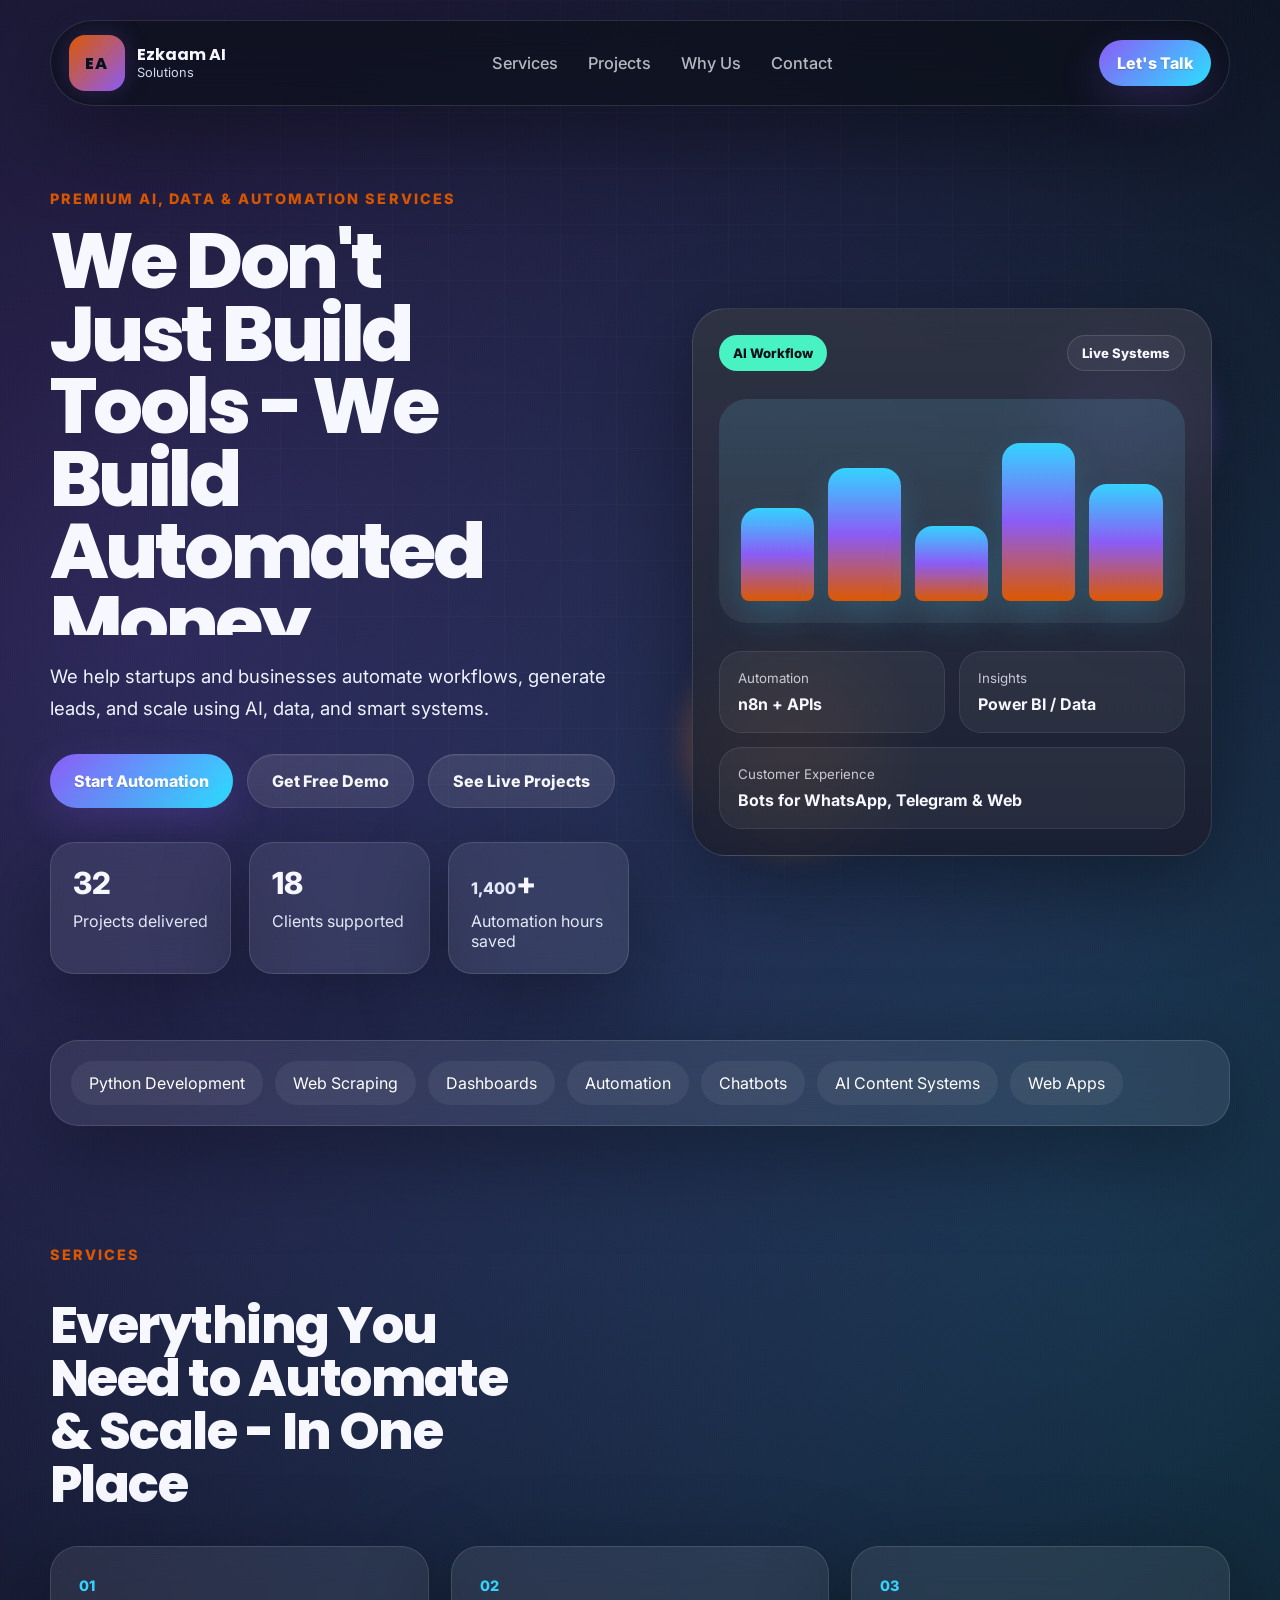
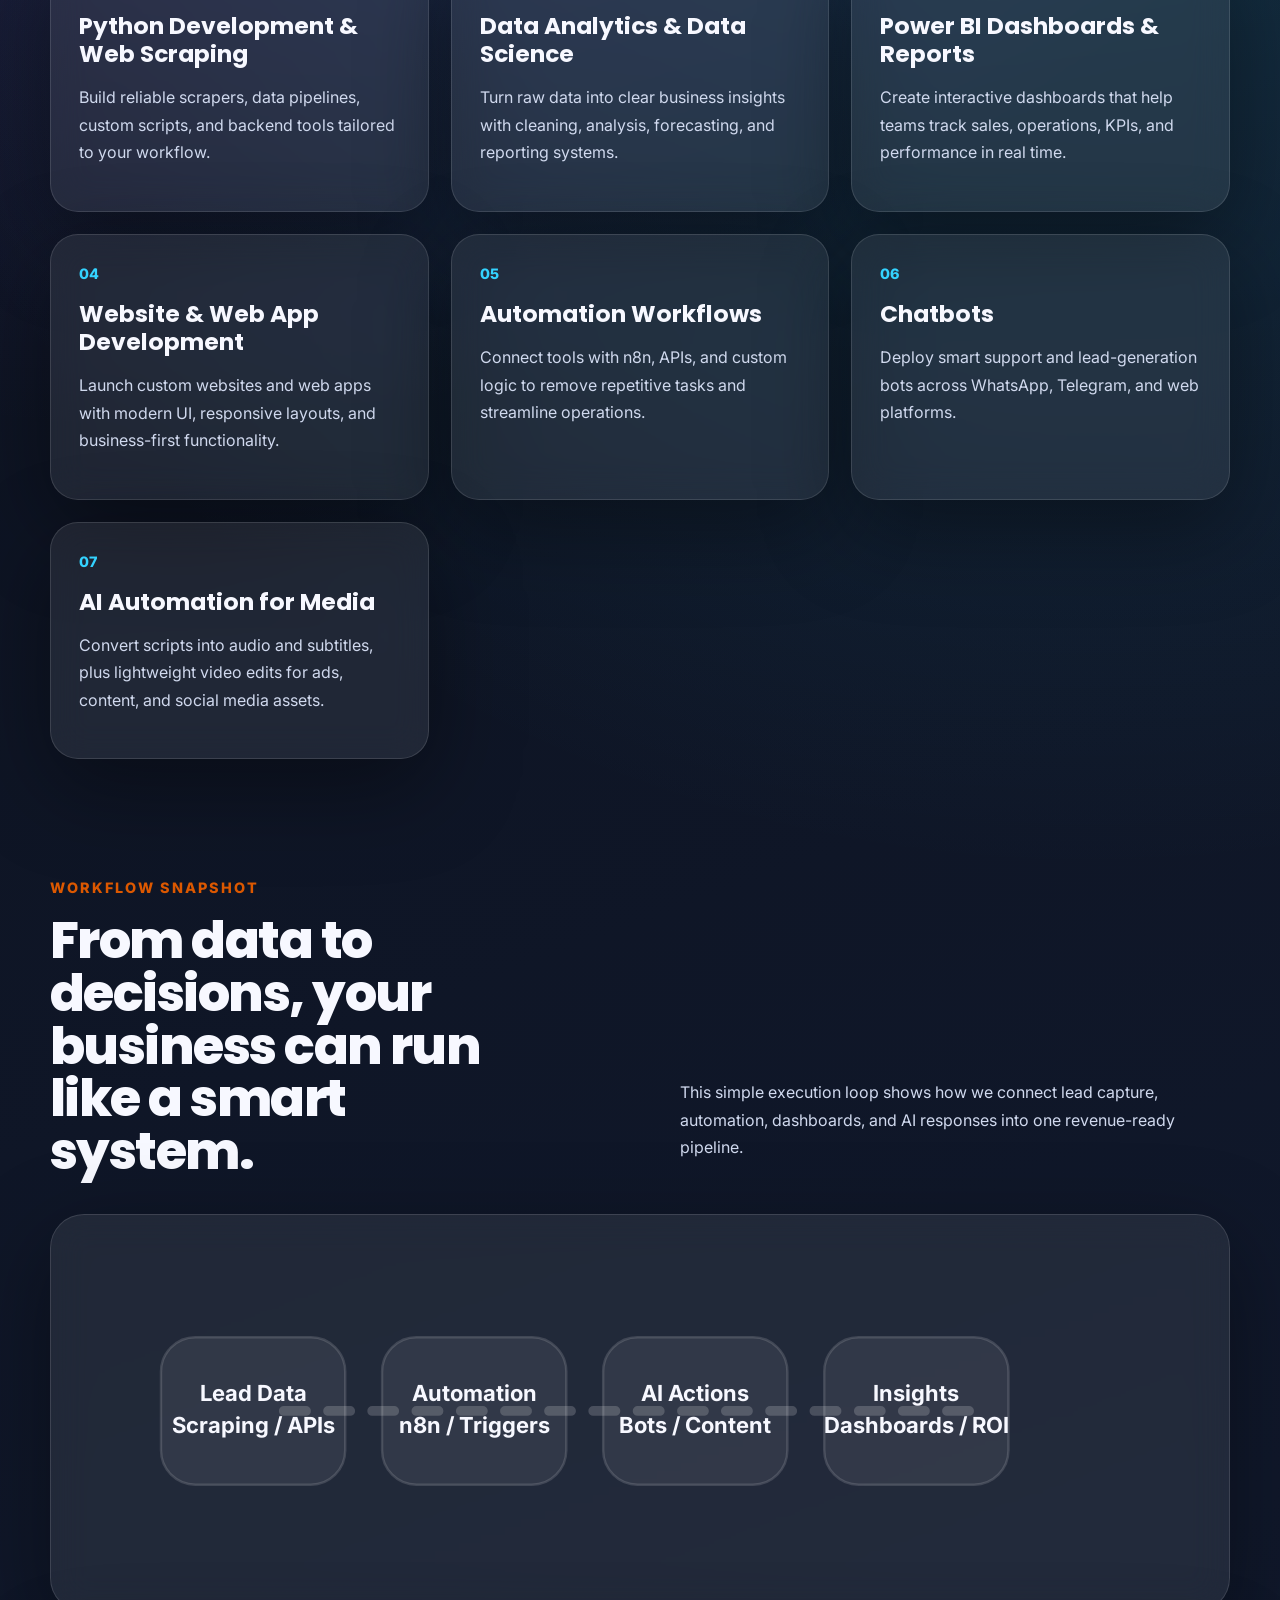
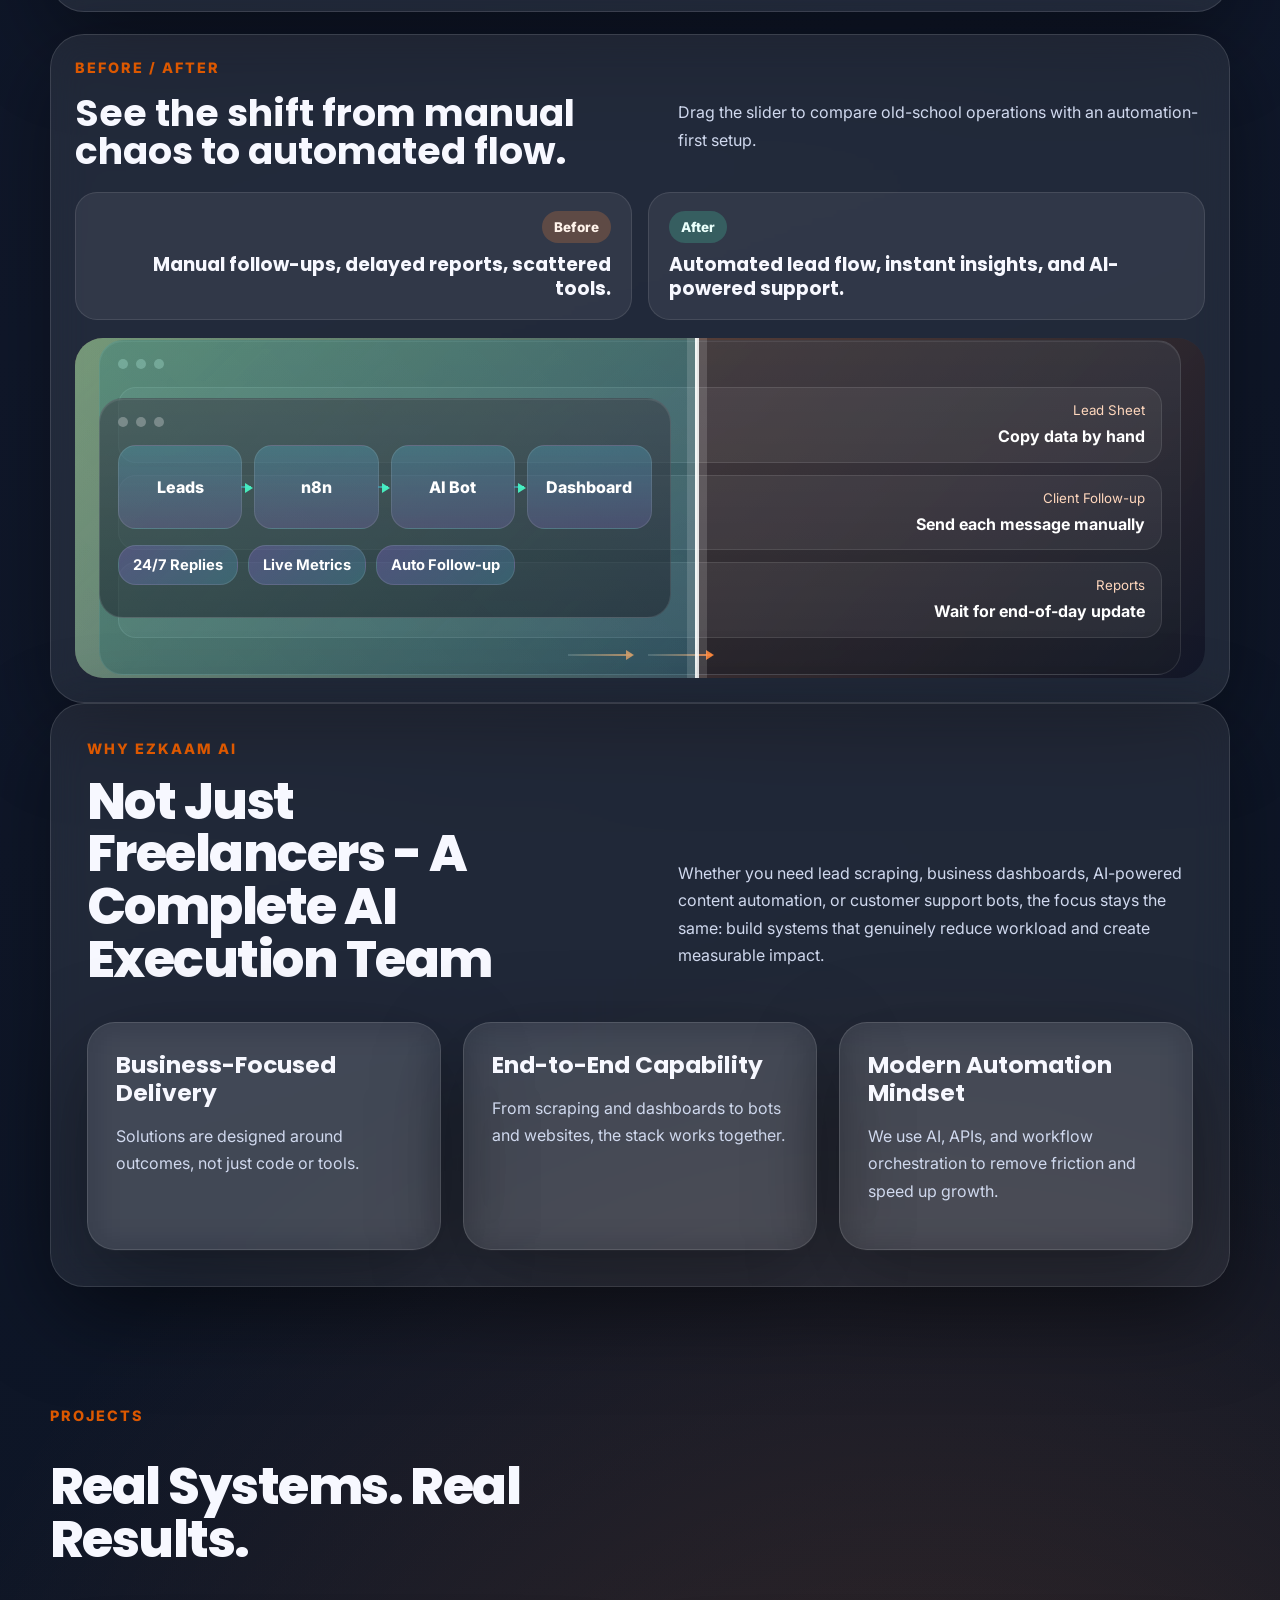
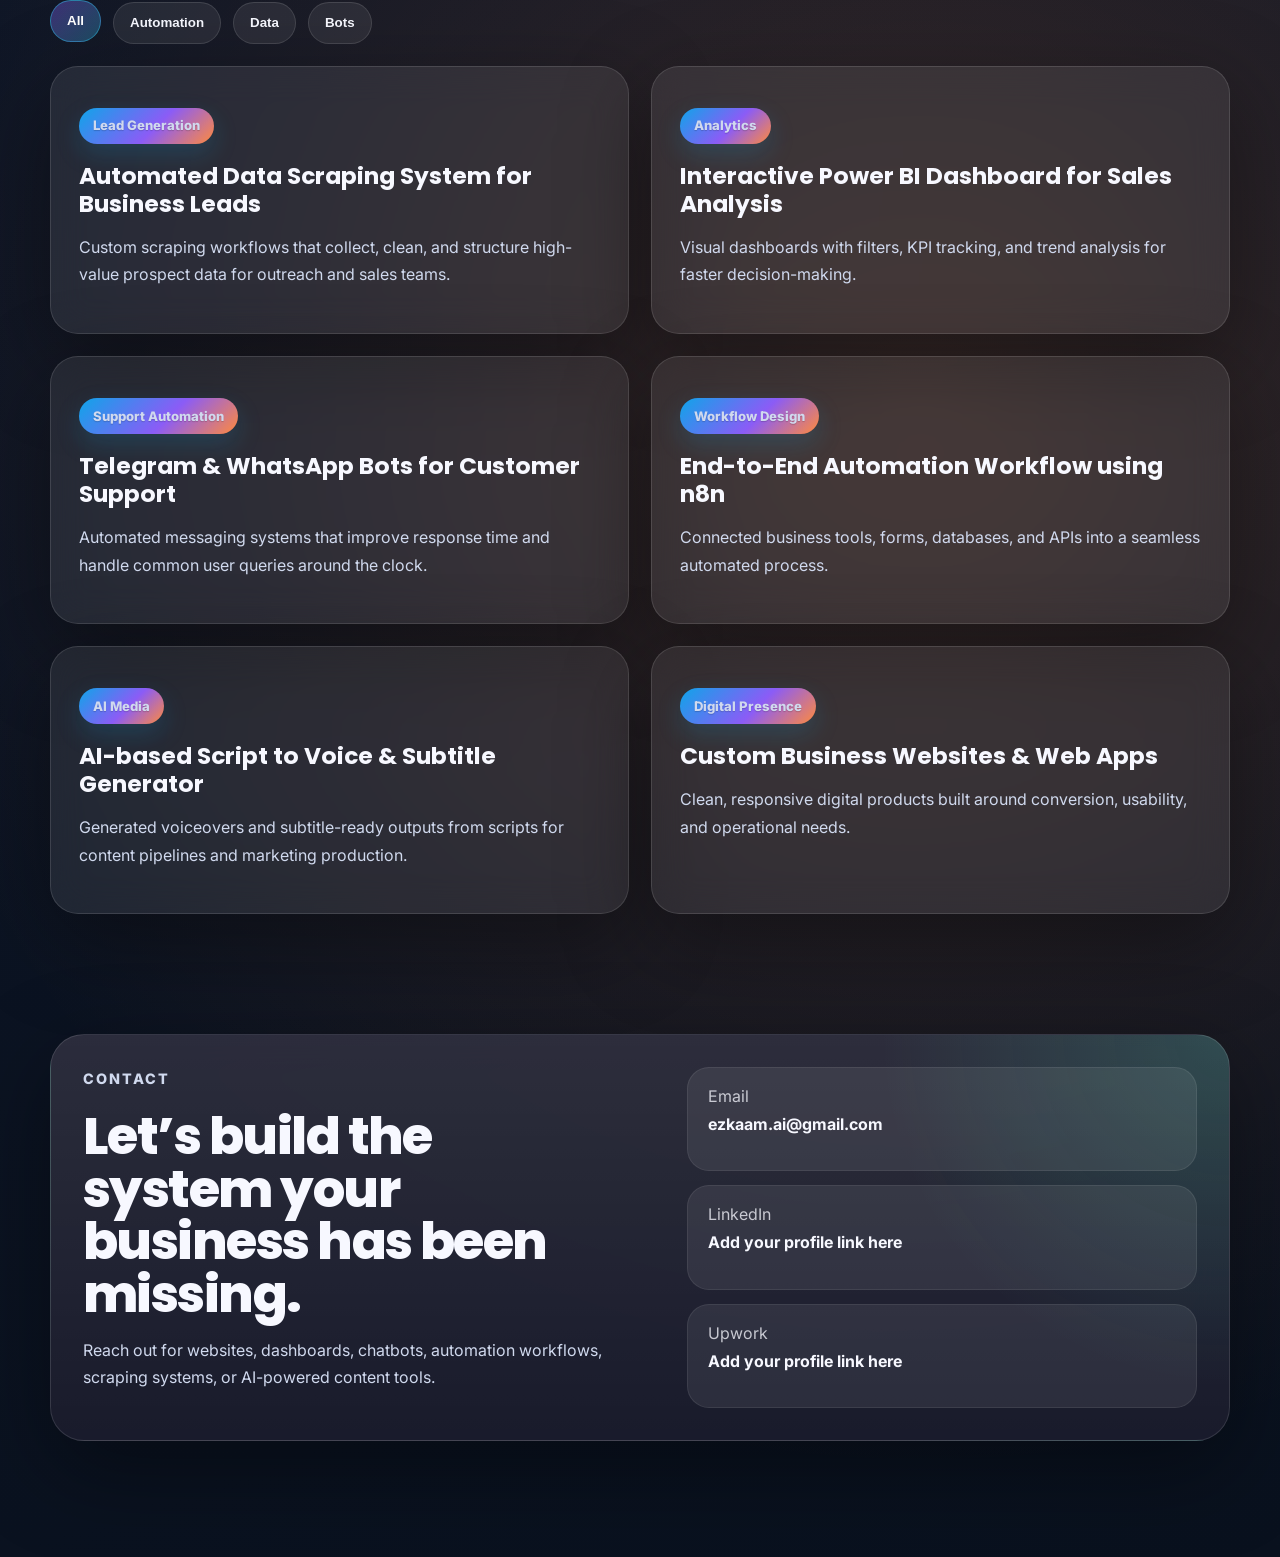
<file: index.html>
<!DOCTYPE html>
<html lang="en">
<head>
  <meta charset="UTF-8">
  <meta name="viewport" content="width=device-width, initial-scale=1.0">
  <title>Ezkaam AI Solutions</title>
  <meta
    name="description"
    content="Ezkaam AI Solutions helps businesses automate workflows, analyze data, build modern web apps, and scale with AI-powered systems."
  >
  <link rel="preconnect" href="https://fonts.googleapis.com">
  <link rel="preconnect" href="https://fonts.gstatic.com" crossorigin>
  <link
    href="https://fonts.googleapis.com/css2?family=Poppins:wght@500;600;700;800&family=Inter:wght@400;500;600;700;800&display=swap"
    rel="stylesheet"
  >
  <link rel="stylesheet" href="styles.css">
</head>
<body>
  <div class="site-shell">
    <header class="topbar">
      <a class="brand" href="#hero">
        <span class="brand-mark">EA</span>
        <span class="brand-text">
          <strong>Ezkaam AI</strong>
          <small>Solutions</small>
        </span>
      </a>

      <nav class="nav">
        <a class="nav-link" href="#services">Services</a>
        <a class="nav-link" href="#projects">Projects</a>
        <a class="nav-link" href="#about">Why Us</a>
        <a class="nav-link" href="#contact">Contact</a>
      </nav>

      <div class="topbar-actions">
        <a class="button button-small" href="mailto:ezkaam.ai@gmail.com">Let's Talk</a>
      </div>
    </header>

    <main>
      <section class="hero reveal" id="hero">
        <div class="hero-copy">
          <p class="eyebrow">Premium AI, Data & Automation Services</p>
          <div class="hero-hook-window">
            <h1><span id="typedHook">We Don't Just Build Tools - We Build Automated Money Systems</span></h1>
          </div>
          <p class="hero-text">
            We help startups and businesses automate workflows, generate leads, and scale using AI, data, and smart systems.
          </p>

          <div class="hero-actions">
            <a class="button ripple-button" href="#contact">Start Automation</a>
            <a class="button button-ghost ripple-button" href="#about">Get Free Demo</a>
            <a class="button button-ghost ripple-button" href="#projects">See Live Projects</a>
          </div>

          <div class="hero-metrics">
            <article>
              <strong class="counter" data-target="32">0</strong>
              <span>Projects delivered</span>
            </article>
            <article>
              <strong class="counter" data-target="18">0</strong>
              <span>Clients supported</span>
            </article>
            <article>
              <strong><span class="counter" data-target="1400">0</span>+</strong>
              <span>Automation hours saved</span>
            </article>
          </div>
        </div>

        <div class="hero-visual">
          <div class="orb orb-coral"></div>
          <div class="orb orb-gold"></div>
          <div class="dashboard-card tilt-card">
            <div class="dashboard-top">
              <span class="badge">AI Workflow</span>
              <span class="status">Live Systems</span>
            </div>

            <div class="graph-bars">
              <span style="--height: 52%"></span>
              <span style="--height: 74%"></span>
              <span style="--height: 42%"></span>
              <span style="--height: 88%"></span>
              <span style="--height: 65%"></span>
            </div>

            <div class="mini-panels">
              <div class="mini-card">
                <small>Automation</small>
                <strong>n8n + APIs</strong>
              </div>
              <div class="mini-card">
                <small>Insights</small>
                <strong>Power BI / Data</strong>
              </div>
              <div class="mini-card wide">
                <small>Customer Experience</small>
                <strong>Bots for WhatsApp, Telegram &amp; Web</strong>
              </div>
            </div>
          </div>
        </div>
      </section>

      <section class="logos-strip reveal" aria-label="Capabilities">
        <span>Python Development</span>
        <span>Web Scraping</span>
        <span>Dashboards</span>
        <span>Automation</span>
        <span>Chatbots</span>
        <span>AI Content Systems</span>
        <span>Web Apps</span>
      </section>

      <section class="section reveal" id="services">
        <div class="section-heading">
          <p class="eyebrow">Services</p>
          <h2>Everything You Need to Automate &amp; Scale - In One Place</h2>
        </div>

        <div class="service-grid">
          <article class="service-card">
            <span class="service-number">01</span>
            <h3>Python Development &amp; Web Scraping</h3>
            <p>Build reliable scrapers, data pipelines, custom scripts, and backend tools tailored to your workflow.</p>
          </article>
          <article class="service-card">
            <span class="service-number">02</span>
            <h3>Data Analytics &amp; Data Science</h3>
            <p>Turn raw data into clear business insights with cleaning, analysis, forecasting, and reporting systems.</p>
          </article>
          <article class="service-card">
            <span class="service-number">03</span>
            <h3>Power BI Dashboards &amp; Reports</h3>
            <p>Create interactive dashboards that help teams track sales, operations, KPIs, and performance in real time.</p>
          </article>
          <article class="service-card">
            <span class="service-number">04</span>
            <h3>Website &amp; Web App Development</h3>
            <p>Launch custom websites and web apps with modern UI, responsive layouts, and business-first functionality.</p>
          </article>
          <article class="service-card">
            <span class="service-number">05</span>
            <h3>Automation Workflows</h3>
            <p>Connect tools with n8n, APIs, and custom logic to remove repetitive tasks and streamline operations.</p>
          </article>
          <article class="service-card">
            <span class="service-number">06</span>
            <h3>Chatbots</h3>
            <p>Deploy smart support and lead-generation bots across WhatsApp, Telegram, and web platforms.</p>
          </article>
          <article class="service-card">
            <span class="service-number">07</span>
            <h3>AI Automation for Media</h3>
            <p>Convert scripts into audio and subtitles, plus lightweight video edits for ads, content, and social media assets.</p>
          </article>
        </div>
      </section>

      <section class="section reveal" id="workflow">
        <div class="section-heading split">
          <div>
            <p class="eyebrow">Workflow Snapshot</p>
            <h2>From data to decisions, your business can run like a smart system.</h2>
          </div>
          <p class="section-copy">
            This simple execution loop shows how we connect lead capture, automation, dashboards, and AI responses into one revenue-ready pipeline.
          </p>
        </div>

        <div class="workflow-card">
          <svg class="workflow-diagram" viewBox="0 0 920 280" role="img" aria-label="Interactive workflow diagram">
            <path class="workflow-line" d="M170 140 C230 140, 250 140, 310 140 S390 140, 450 140 S530 140, 590 140 S670 140, 730 140" />
            <g class="workflow-node" tabindex="0" transform="translate(70 80)">
              <rect width="150" height="120" rx="28"></rect>
              <text x="75" y="52">Lead Data</text>
              <text x="75" y="78">Scraping / APIs</text>
            </g>
            <g class="workflow-node" tabindex="0" transform="translate(250 80)">
              <rect width="150" height="120" rx="28"></rect>
              <text x="75" y="52">Automation</text>
              <text x="75" y="78">n8n / Triggers</text>
            </g>
            <g class="workflow-node" tabindex="0" transform="translate(430 80)">
              <rect width="150" height="120" rx="28"></rect>
              <text x="75" y="52">AI Actions</text>
              <text x="75" y="78">Bots / Content</text>
            </g>
            <g class="workflow-node" tabindex="0" transform="translate(610 80)">
              <rect width="150" height="120" rx="28"></rect>
              <text x="75" y="52">Insights</text>
              <text x="75" y="78">Dashboards / ROI</text>
            </g>
          </svg>
        </div>

        <div class="before-after-card">
          <div class="before-after-header">
            <div>
              <p class="eyebrow">Before / After</p>
              <h3>See the shift from manual chaos to automated flow.</h3>
            </div>
            <p class="section-copy">Drag the slider to compare old-school operations with an automation-first setup.</p>
          </div>

          <div class="comparison-summary">
            <article class="summary-card summary-before">
              <span>Before</span>
              <strong>Manual follow-ups, delayed reports, scattered tools.</strong>
            </article>
            <article class="summary-card summary-after">
              <span>After</span>
              <strong>Automated lead flow, instant insights, and AI-powered support.</strong>
            </article>
          </div>

          <div class="comparison" id="comparison">
            <div class="comparison-panel comparison-before">
              <div class="comparison-visual manual-visual" aria-hidden="true">
                <div class="visual-window">
                  <div class="visual-window-top">
                    <i></i>
                    <i></i>
                    <i></i>
                  </div>
                  <div class="manual-columns">
                    <div class="manual-card">
                      <small>Lead Sheet</small>
                      <strong>Copy data by hand</strong>
                    </div>
                    <div class="manual-card">
                      <small>Client Follow-up</small>
                      <strong>Send each message manually</strong>
                    </div>
                    <div class="manual-card">
                      <small>Reports</small>
                      <strong>Wait for end-of-day update</strong>
                    </div>
                  </div>
                  <div class="manual-arrows">
                    <span></span>
                    <span></span>
                  </div>
                </div>
              </div>
            </div>
            <div class="comparison-panel comparison-after" id="comparisonAfter">
              <div class="comparison-visual automation-visual" aria-hidden="true">
                <div class="visual-window">
                  <div class="visual-window-top">
                    <i></i>
                    <i></i>
                    <i></i>
                  </div>
                  <div class="automation-flow">
                    <div class="flow-node">Leads</div>
                    <div class="flow-node">n8n</div>
                    <div class="flow-node">AI Bot</div>
                    <div class="flow-node">Dashboard</div>
                  </div>
                  <div class="automation-results">
                    <div class="result-pill">24/7 Replies</div>
                    <div class="result-pill">Live Metrics</div>
                    <div class="result-pill">Auto Follow-up</div>
                  </div>
                </div>
              </div>
            </div>
            <input id="comparisonRange" class="comparison-range" type="range" min="0" max="100" value="55" aria-label="Before and after comparison slider">
            <div class="comparison-handle" id="comparisonHandle"></div>
          </div>
        </div>
      </section>

      <section class="section section-accent reveal" id="about">
        <div class="section-heading split">
          <div>
            <p class="eyebrow">Why Ezkaam AI</p>
            <h2>Not Just Freelancers - A Complete AI Execution Team</h2>
          </div>
          <p class="section-copy">
            Whether you need lead scraping, business dashboards, AI-powered content automation, or customer support bots,
            the focus stays the same: build systems that genuinely reduce workload and create measurable impact.
          </p>
        </div>

        <div class="feature-grid">
          <article class="feature-card">
            <h3>Business-Focused Delivery</h3>
            <p>Solutions are designed around outcomes, not just code or tools.</p>
          </article>
          <article class="feature-card">
            <h3>End-to-End Capability</h3>
            <p>From scraping and dashboards to bots and websites, the stack works together.</p>
          </article>
          <article class="feature-card">
            <h3>Modern Automation Mindset</h3>
            <p>We use AI, APIs, and workflow orchestration to remove friction and speed up growth.</p>
          </article>
        </div>
      </section>

      <section class="section reveal" id="projects">
        <div class="section-heading">
          <p class="eyebrow">Projects</p>
          <h2>Real Systems. Real Results.</h2>
        </div>

        <div class="project-filters" role="tablist" aria-label="Project filters">
          <button class="filter-chip is-active" type="button" data-filter="all">All</button>
          <button class="filter-chip" type="button" data-filter="automation">Automation</button>
          <button class="filter-chip" type="button" data-filter="data">Data</button>
          <button class="filter-chip" type="button" data-filter="bots">Bots</button>
        </div>

        <div class="project-grid">
          <article class="project-card" data-category="automation data">
            <p class="project-tag">Lead Generation</p>
            <h3>Automated Data Scraping System for Business Leads</h3>
            <p>Custom scraping workflows that collect, clean, and structure high-value prospect data for outreach and sales teams.</p>
          </article>
          <article class="project-card" data-category="data">
            <p class="project-tag">Analytics</p>
            <h3>Interactive Power BI Dashboard for Sales Analysis</h3>
            <p>Visual dashboards with filters, KPI tracking, and trend analysis for faster decision-making.</p>
          </article>
          <article class="project-card" data-category="bots automation">
            <p class="project-tag">Support Automation</p>
            <h3>Telegram &amp; WhatsApp Bots for Customer Support</h3>
            <p>Automated messaging systems that improve response time and handle common user queries around the clock.</p>
          </article>
          <article class="project-card" data-category="automation">
            <p class="project-tag">Workflow Design</p>
            <h3>End-to-End Automation Workflow using n8n</h3>
            <p>Connected business tools, forms, databases, and APIs into a seamless automated process.</p>
          </article>
          <article class="project-card" data-category="automation">
            <p class="project-tag">AI Media</p>
            <h3>AI-based Script to Voice &amp; Subtitle Generator</h3>
            <p>Generated voiceovers and subtitle-ready outputs from scripts for content pipelines and marketing production.</p>
          </article>
          <article class="project-card" data-category="automation data">
            <p class="project-tag">Digital Presence</p>
            <h3>Custom Business Websites &amp; Web Apps</h3>
            <p>Clean, responsive digital products built around conversion, usability, and operational needs.</p>
          </article>
        </div>
      </section>

      <section class="section cta-section reveal" id="contact">
        <div class="cta-card">
          <div>
            <p class="eyebrow">Contact</p>
            <h2>Let’s build the system your business has been missing.</h2>
            <p>
              Reach out for websites, dashboards, chatbots, automation workflows, scraping systems, or AI-powered content tools.
            </p>
          </div>

          <div class="contact-stack">
            <a class="contact-link" href="mailto:ezkaam.ai@gmail.com">
              <span>Email</span>
              <strong>ezkaam.ai@gmail.com</strong>
            </a>
            <a class="contact-link" href="#" aria-disabled="true">
              <span>LinkedIn</span>
              <strong>Add your profile link here</strong>
            </a>
            <a class="contact-link" href="#" aria-disabled="true">
              <span>Upwork</span>
              <strong>Add your profile link here</strong>
            </a>
          </div>
        </div>
      </section>
    </main>
  </div>

  <script src="script.js"></script>
</body>
</html>
</file>
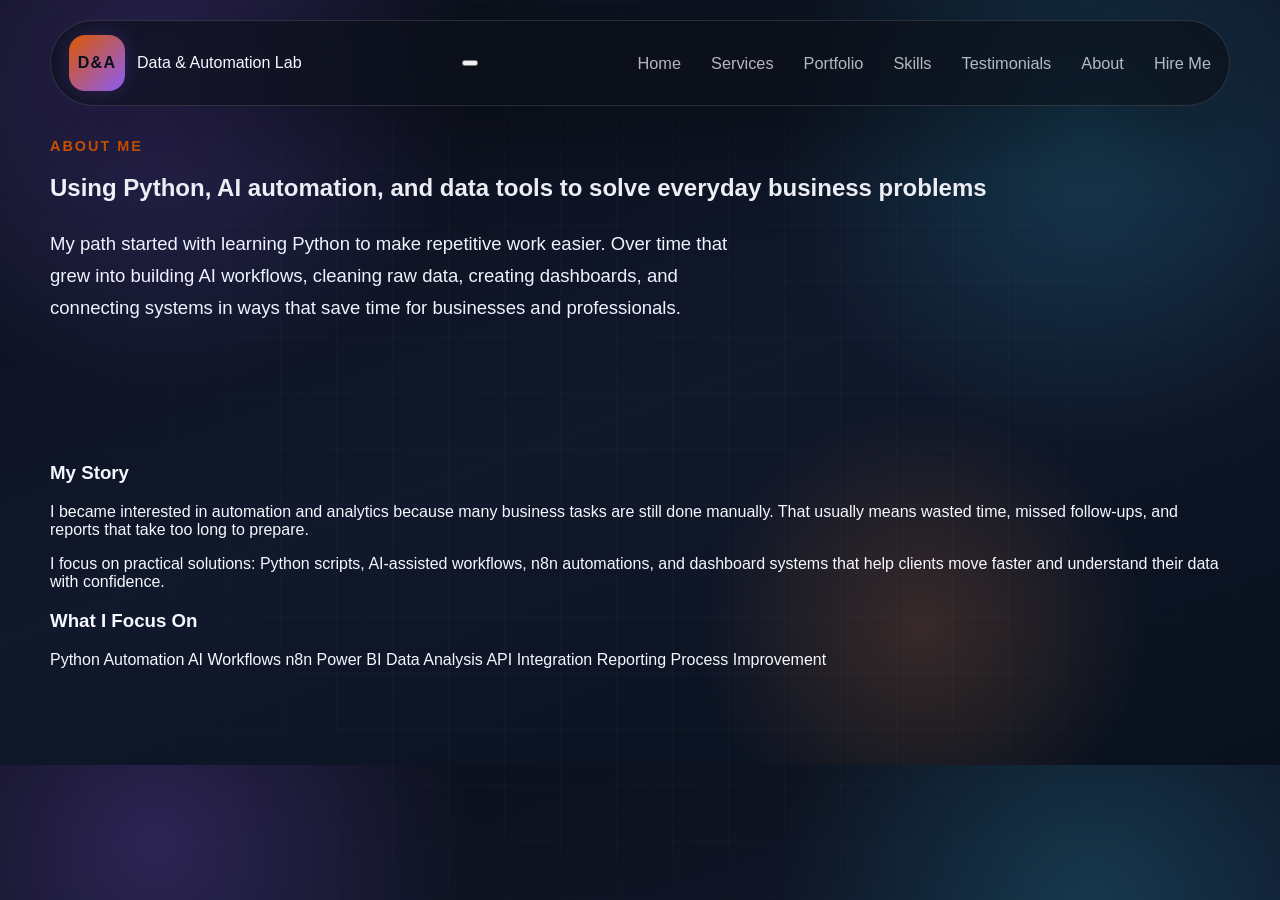
<file: about.html>
<!DOCTYPE html>
<html lang="en">
<head>
  <meta charset="UTF-8">
  <meta name="viewport" content="width=device-width, initial-scale=1.0">
  <meta name="description" content="Learn more about Data & Automation Lab and the story behind the automation and analytics work.">
  <title>About | Data &amp; Automation Lab</title>
  <link rel="preconnect" href="https://fonts.googleapis.com">
  <link rel="preconnect" href="https://fonts.gstatic.com" crossorigin>
  <link
    href="https://fonts.googleapis.com/css2?family=Manrope:wght@400;500;600;700;800&family=Space+Grotesk:wght@500;700&display=swap"
    rel="stylesheet"
  >
  <link rel="stylesheet" href="styles.css">
</head>
<body>
  <div class="site-shell">
    <header class="topbar">
      <a href="index.html" class="brand">
        <span class="brand-mark">D&amp;A</span>
        <span class="brand-text">Data &amp; Automation Lab</span>
      </a>
      <button class="nav-toggle" type="button" aria-expanded="false" aria-label="Open navigation">
        <span></span>
        <span></span>
      </button>
      <nav class="nav">
        <a href="index.html">Home</a>
        <a href="services.html">Services</a>
        <a href="portfolio.html">Portfolio</a>
        <a href="skills.html">Skills</a>
        <a href="testimonials.html">Testimonials</a>
        <a href="about.html">About</a>
        <a href="contact.html">Hire Me</a>
      </nav>
    </header>

    <main>
      <section class="inner-hero reveal">
        <p class="eyebrow">About Me</p>
        <h1>Using Python, AI automation, and data tools to solve everyday business problems</h1>
        <p class="hero-text">
          My path started with learning Python to make repetitive work easier. Over time that grew into
          building AI workflows, cleaning raw data, creating dashboards, and connecting systems in ways
          that save time for businesses and professionals.
        </p>
      </section>

      <section class="section section-compact">
        <div class="about-layout">
          <article class="story-card reveal">
            <h3>My Story</h3>
            <p>
              I became interested in automation and analytics because many business tasks are still done manually.
              That usually means wasted time, missed follow-ups, and reports that take too long to prepare.
            </p>
            <p>
              I focus on practical solutions: Python scripts, AI-assisted workflows, n8n automations, and
              dashboard systems that help clients move faster and understand their data with confidence.
            </p>
          </article>
          <aside class="skills-card reveal">
            <h3>What I Focus On</h3>
            <div class="skill-pills">
              <span>Python Automation</span>
              <span>AI Workflows</span>
              <span>n8n</span>
              <span>Power BI</span>
              <span>Data Analysis</span>
              <span>API Integration</span>
              <span>Reporting</span>
              <span>Process Improvement</span>
            </div>
          </aside>
        </div>
      </section>
    </main>
  </div>

  <script src="script.js"></script>
</body>
</html>
</file>
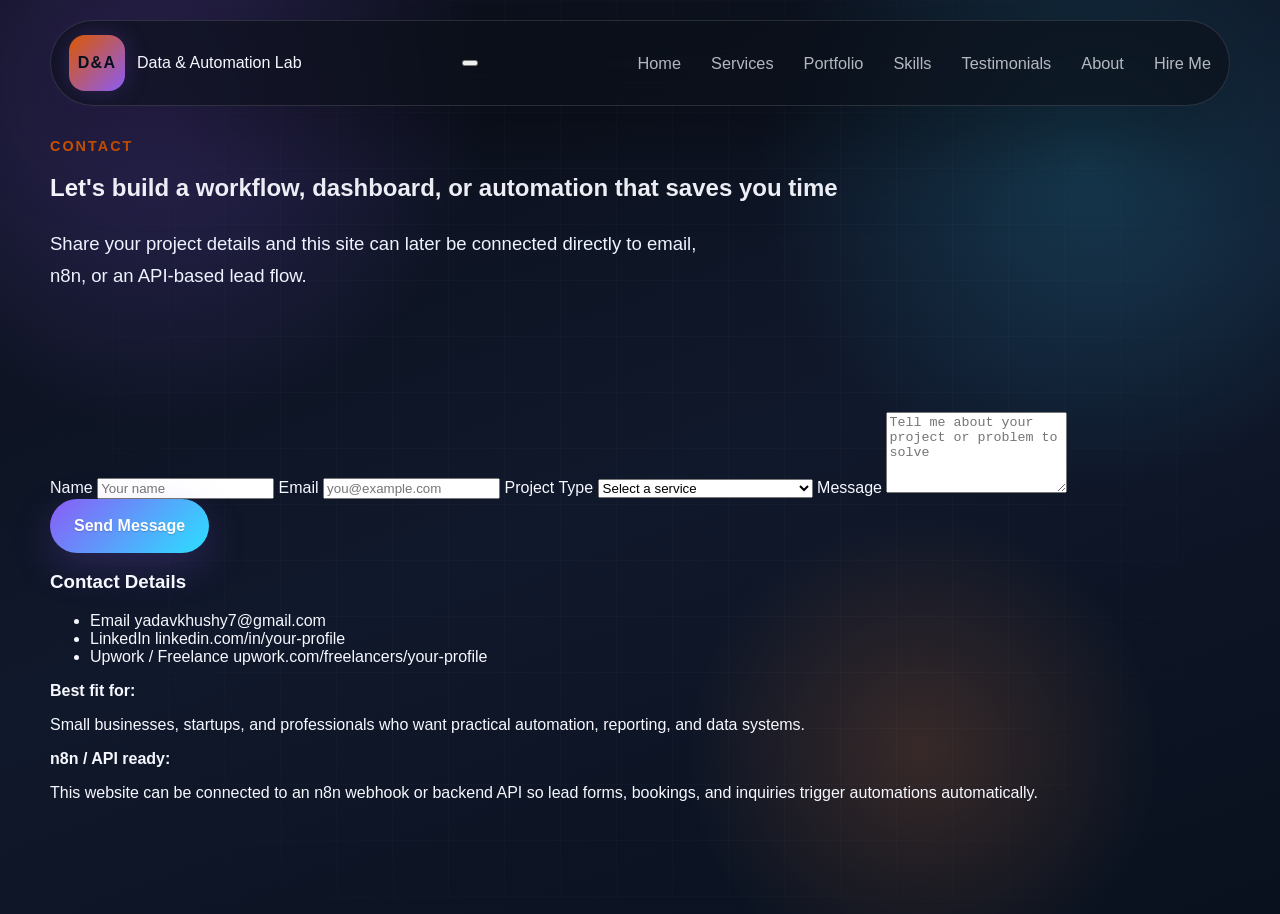
<file: contact.html>
<!DOCTYPE html>
<html lang="en">
<head>
  <meta charset="UTF-8">
  <meta name="viewport" content="width=device-width, initial-scale=1.0">
  <meta name="description" content="Contact Data & Automation Lab for AI automation, dashboards, reporting, and data projects.">
  <title>Contact | Data &amp; Automation Lab</title>
  <link rel="preconnect" href="https://fonts.googleapis.com">
  <link rel="preconnect" href="https://fonts.gstatic.com" crossorigin>
  <link
    href="https://fonts.googleapis.com/css2?family=Manrope:wght@400;500;600;700;800&family=Space+Grotesk:wght@500;700&display=swap"
    rel="stylesheet"
  >
  <link rel="stylesheet" href="styles.css">
</head>
<body>
  <div class="site-shell">
    <header class="topbar">
      <a href="index.html" class="brand">
        <span class="brand-mark">D&amp;A</span>
        <span class="brand-text">Data &amp; Automation Lab</span>
      </a>
      <button class="nav-toggle" type="button" aria-expanded="false" aria-label="Open navigation">
        <span></span>
        <span></span>
      </button>
      <nav class="nav">
        <a href="index.html">Home</a>
        <a href="services.html">Services</a>
        <a href="portfolio.html">Portfolio</a>
        <a href="skills.html">Skills</a>
        <a href="testimonials.html">Testimonials</a>
        <a href="about.html">About</a>
        <a href="contact.html">Hire Me</a>
      </nav>
    </header>

    <main>
      <section class="inner-hero reveal">
        <p class="eyebrow">Contact</p>
        <h1>Let's build a workflow, dashboard, or automation that saves you time</h1>
        <p class="hero-text">
          Share your project details and this site can later be connected directly to email, n8n, or an API-based lead flow.
        </p>
      </section>

      <section class="section section-compact">
        <div class="contact-layout">
          <form class="contact-form reveal" id="contact-form">
            <label>
              <span>Name</span>
              <input type="text" name="name" placeholder="Your name" required>
            </label>
            <label>
              <span>Email</span>
              <input type="email" name="email" placeholder="you@example.com" required>
            </label>
            <label>
              <span>Project Type</span>
              <select name="project-type" required>
                <option value="">Select a service</option>
                <option value="ai-automation">AI Workflow Automation</option>
                <option value="data-analysis">Data Analysis</option>
                <option value="power-bi">Power BI Dashboard</option>
                <option value="process-automation">Business Process Automation</option>
                <option value="data-cleaning">Data Cleaning and Reporting</option>
                <option value="api-integration">API Integration / n8n Connection</option>
              </select>
            </label>
            <label>
              <span>Message</span>
              <textarea name="message" rows="5" placeholder="Tell me about your project or problem to solve" required></textarea>
            </label>
            <button class="button button-primary" type="submit">Send Message</button>
            <p class="form-status" id="form-status" aria-live="polite"></p>
          </form>

          <aside class="contact-card reveal">
            <h3>Contact Details</h3>
            <ul class="contact-list">
              <li>
                <span>Email</span>
                <a href="mailto:yadavkhushy7@gmail.com">yadavkhushy7@gmail.com</a>
              </li>
              <li>
                <span>LinkedIn</span>
                <a href="https://www.linkedin.com/" target="_blank" rel="noreferrer">linkedin.com/in/your-profile</a>
              </li>
              <li>
                <span>Upwork / Freelance</span>
                <a href="https://www.upwork.com/" target="_blank" rel="noreferrer">upwork.com/freelancers/your-profile</a>
              </li>
            </ul>
            <div class="contact-note">
              <strong>Best fit for:</strong>
              <p>Small businesses, startups, and professionals who want practical automation, reporting, and data systems.</p>
            </div>
            <div class="contact-note">
              <strong>n8n / API ready:</strong>
              <p>This website can be connected to an n8n webhook or backend API so lead forms, bookings, and inquiries trigger automations automatically.</p>
            </div>
          </aside>
        </div>
      </section>
    </main>
  </div>

  <script src="script.js"></script>
</body>
</html>
</file>
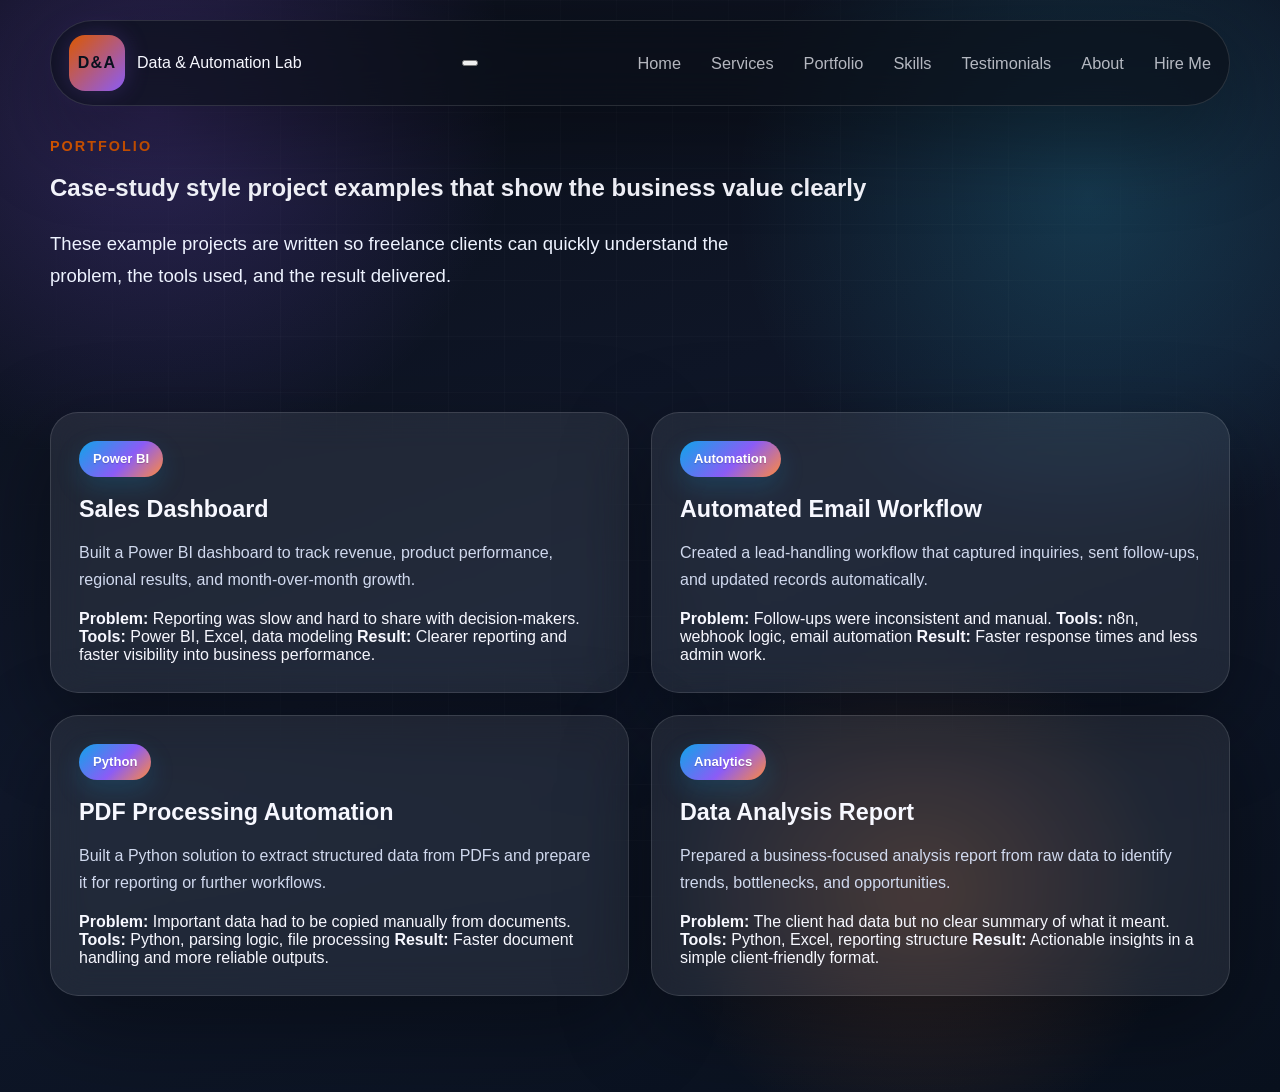
<file: portfolio.html>
<!DOCTYPE html>
<html lang="en">
<head>
  <meta charset="UTF-8">
  <meta name="viewport" content="width=device-width, initial-scale=1.0">
  <meta name="description" content="View portfolio projects from Data & Automation Lab including dashboards, automations, document processing, and analytics work.">
  <title>Portfolio | Data &amp; Automation Lab</title>
  <link rel="preconnect" href="https://fonts.googleapis.com">
  <link rel="preconnect" href="https://fonts.gstatic.com" crossorigin>
  <link
    href="https://fonts.googleapis.com/css2?family=Manrope:wght@400;500;600;700;800&family=Space+Grotesk:wght@500;700&display=swap"
    rel="stylesheet"
  >
  <link rel="stylesheet" href="styles.css">
</head>
<body>
  <div class="site-shell">
    <header class="topbar">
      <a href="index.html" class="brand">
        <span class="brand-mark">D&amp;A</span>
        <span class="brand-text">Data &amp; Automation Lab</span>
      </a>
      <button class="nav-toggle" type="button" aria-expanded="false" aria-label="Open navigation">
        <span></span>
        <span></span>
      </button>
      <nav class="nav">
        <a href="index.html">Home</a>
        <a href="services.html">Services</a>
        <a href="portfolio.html">Portfolio</a>
        <a href="skills.html">Skills</a>
        <a href="testimonials.html">Testimonials</a>
        <a href="about.html">About</a>
        <a href="contact.html">Hire Me</a>
      </nav>
    </header>

    <main>
      <section class="inner-hero reveal">
        <p class="eyebrow">Portfolio</p>
        <h1>Case-study style project examples that show the business value clearly</h1>
        <p class="hero-text">
          These example projects are written so freelance clients can quickly understand the problem, the tools used, and the result delivered.
        </p>
      </section>

      <section class="section section-compact">
        <div class="project-grid">
          <article class="project-card reveal">
            <span class="project-tag">Power BI</span>
            <h3>Sales Dashboard</h3>
            <p>Built a Power BI dashboard to track revenue, product performance, regional results, and month-over-month growth.</p>
            <div class="project-meta">
              <span><strong>Problem:</strong> Reporting was slow and hard to share with decision-makers.</span>
              <span><strong>Tools:</strong> Power BI, Excel, data modeling</span>
              <span><strong>Result:</strong> Clearer reporting and faster visibility into business performance.</span>
            </div>
          </article>
          <article class="project-card reveal">
            <span class="project-tag">Automation</span>
            <h3>Automated Email Workflow</h3>
            <p>Created a lead-handling workflow that captured inquiries, sent follow-ups, and updated records automatically.</p>
            <div class="project-meta">
              <span><strong>Problem:</strong> Follow-ups were inconsistent and manual.</span>
              <span><strong>Tools:</strong> n8n, webhook logic, email automation</span>
              <span><strong>Result:</strong> Faster response times and less admin work.</span>
            </div>
          </article>
          <article class="project-card reveal">
            <span class="project-tag">Python</span>
            <h3>PDF Processing Automation</h3>
            <p>Built a Python solution to extract structured data from PDFs and prepare it for reporting or further workflows.</p>
            <div class="project-meta">
              <span><strong>Problem:</strong> Important data had to be copied manually from documents.</span>
              <span><strong>Tools:</strong> Python, parsing logic, file processing</span>
              <span><strong>Result:</strong> Faster document handling and more reliable outputs.</span>
            </div>
          </article>
          <article class="project-card reveal">
            <span class="project-tag">Analytics</span>
            <h3>Data Analysis Report</h3>
            <p>Prepared a business-focused analysis report from raw data to identify trends, bottlenecks, and opportunities.</p>
            <div class="project-meta">
              <span><strong>Problem:</strong> The client had data but no clear summary of what it meant.</span>
              <span><strong>Tools:</strong> Python, Excel, reporting structure</span>
              <span><strong>Result:</strong> Actionable insights in a simple client-friendly format.</span>
            </div>
          </article>
        </div>
      </section>
    </main>
  </div>

  <script src="script.js"></script>
</body>
</html>
</file>
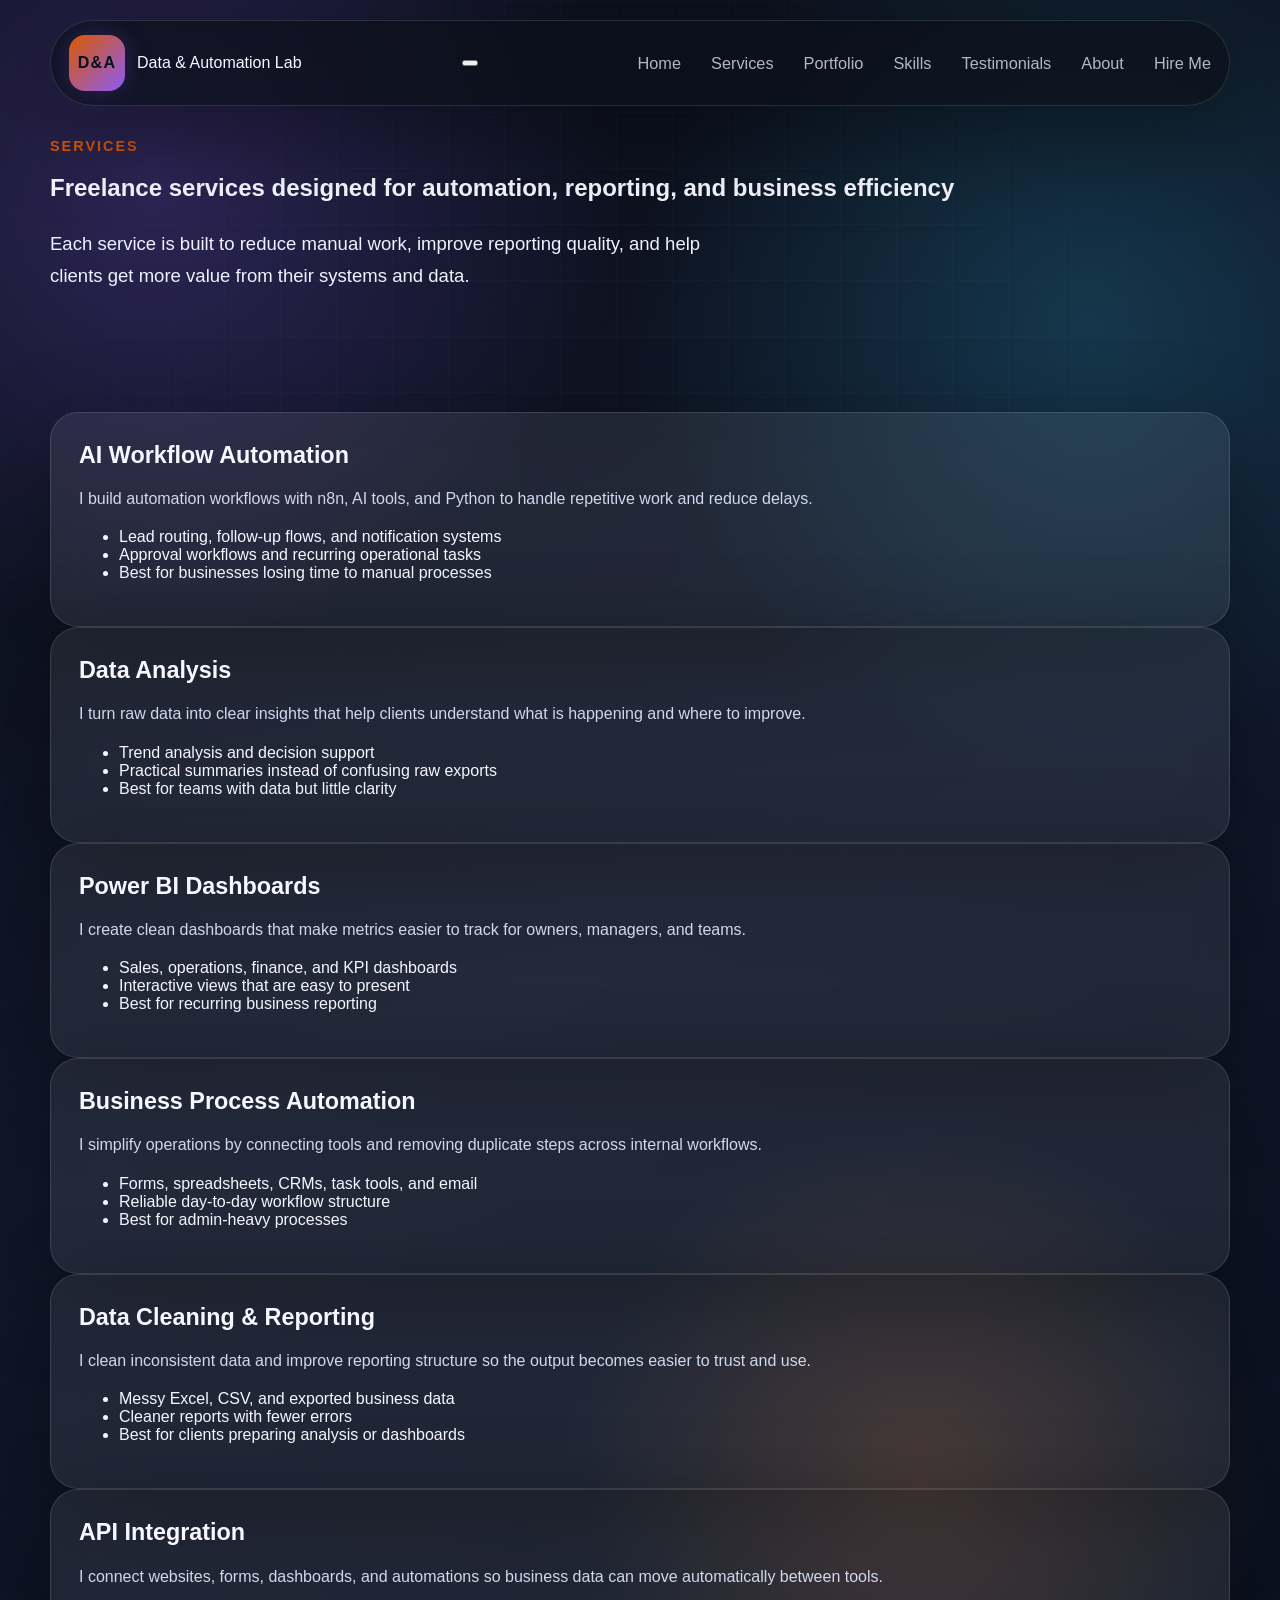
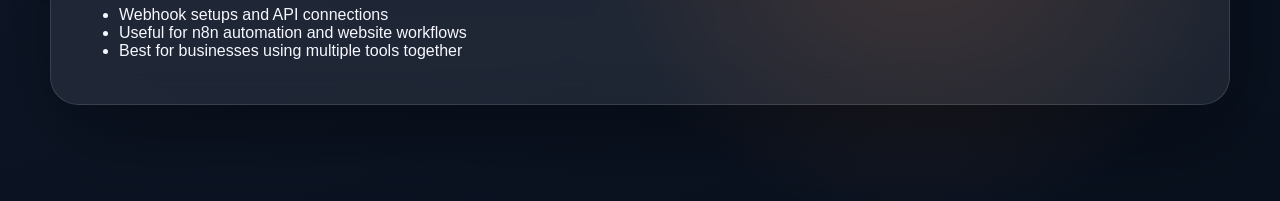
<file: services.html>
<!DOCTYPE html>
<html lang="en">
<head>
  <meta charset="UTF-8">
  <meta name="viewport" content="width=device-width, initial-scale=1.0">
  <meta name="description" content="Explore freelance services from Data & Automation Lab including AI automation, data analysis, dashboards, and API integrations.">
  <title>Services | Data &amp; Automation Lab</title>
  <link rel="preconnect" href="https://fonts.googleapis.com">
  <link rel="preconnect" href="https://fonts.gstatic.com" crossorigin>
  <link
    href="https://fonts.googleapis.com/css2?family=Manrope:wght@400;500;600;700;800&family=Space+Grotesk:wght@500;700&display=swap"
    rel="stylesheet"
  >
  <link rel="stylesheet" href="styles.css">
</head>
<body>
  <div class="site-shell">
    <header class="topbar">
      <a href="index.html" class="brand">
        <span class="brand-mark">D&amp;A</span>
        <span class="brand-text">Data &amp; Automation Lab</span>
      </a>
      <button class="nav-toggle" type="button" aria-expanded="false" aria-label="Open navigation">
        <span></span>
        <span></span>
      </button>
      <nav class="nav">
        <a href="index.html">Home</a>
        <a href="services.html">Services</a>
        <a href="portfolio.html">Portfolio</a>
        <a href="skills.html">Skills</a>
        <a href="testimonials.html">Testimonials</a>
        <a href="about.html">About</a>
        <a href="contact.html">Hire Me</a>
      </nav>
    </header>

    <main>
      <section class="inner-hero reveal">
        <p class="eyebrow">Services</p>
        <h1>Freelance services designed for automation, reporting, and business efficiency</h1>
        <p class="hero-text">
          Each service is built to reduce manual work, improve reporting quality, and help clients get more value from their systems and data.
        </p>
      </section>

      <section class="section section-compact">
        <div class="card-grid">
          <article class="service-card reveal">
            <h3>AI Workflow Automation</h3>
            <p>I build automation workflows with n8n, AI tools, and Python to handle repetitive work and reduce delays.</p>
            <ul class="card-list">
              <li>Lead routing, follow-up flows, and notification systems</li>
              <li>Approval workflows and recurring operational tasks</li>
              <li>Best for businesses losing time to manual processes</li>
            </ul>
          </article>
          <article class="service-card reveal">
            <h3>Data Analysis</h3>
            <p>I turn raw data into clear insights that help clients understand what is happening and where to improve.</p>
            <ul class="card-list">
              <li>Trend analysis and decision support</li>
              <li>Practical summaries instead of confusing raw exports</li>
              <li>Best for teams with data but little clarity</li>
            </ul>
          </article>
          <article class="service-card reveal">
            <h3>Power BI Dashboards</h3>
            <p>I create clean dashboards that make metrics easier to track for owners, managers, and teams.</p>
            <ul class="card-list">
              <li>Sales, operations, finance, and KPI dashboards</li>
              <li>Interactive views that are easy to present</li>
              <li>Best for recurring business reporting</li>
            </ul>
          </article>
          <article class="service-card reveal">
            <h3>Business Process Automation</h3>
            <p>I simplify operations by connecting tools and removing duplicate steps across internal workflows.</p>
            <ul class="card-list">
              <li>Forms, spreadsheets, CRMs, task tools, and email</li>
              <li>Reliable day-to-day workflow structure</li>
              <li>Best for admin-heavy processes</li>
            </ul>
          </article>
          <article class="service-card reveal">
            <h3>Data Cleaning &amp; Reporting</h3>
            <p>I clean inconsistent data and improve reporting structure so the output becomes easier to trust and use.</p>
            <ul class="card-list">
              <li>Messy Excel, CSV, and exported business data</li>
              <li>Cleaner reports with fewer errors</li>
              <li>Best for clients preparing analysis or dashboards</li>
            </ul>
          </article>
          <article class="service-card reveal">
            <h3>API Integration</h3>
            <p>I connect websites, forms, dashboards, and automations so business data can move automatically between tools.</p>
            <ul class="card-list">
              <li>Webhook setups and API connections</li>
              <li>Useful for n8n automation and website workflows</li>
              <li>Best for businesses using multiple tools together</li>
            </ul>
          </article>
        </div>
      </section>
    </main>
  </div>

  <script src="script.js"></script>
</body>
</html>
</file>
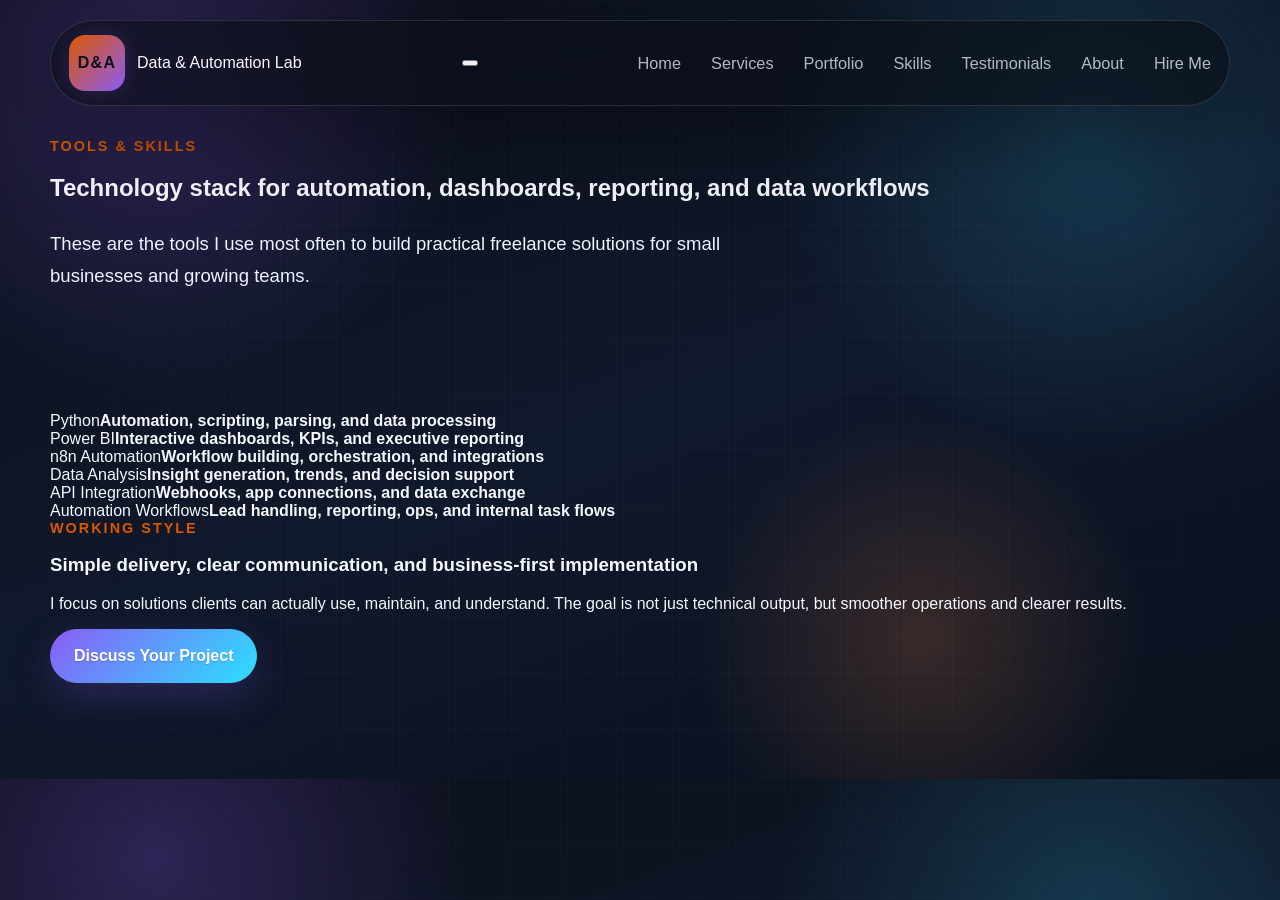
<file: skills.html>
<!DOCTYPE html>
<html lang="en">
<head>
  <meta charset="UTF-8">
  <meta name="viewport" content="width=device-width, initial-scale=1.0">
  <meta name="description" content="Explore the tools and skills used by Data & Automation Lab including Python, Power BI, n8n, APIs, and analytics.">
  <title>Skills | Data &amp; Automation Lab</title>
  <link rel="preconnect" href="https://fonts.googleapis.com">
  <link rel="preconnect" href="https://fonts.gstatic.com" crossorigin>
  <link
    href="https://fonts.googleapis.com/css2?family=Manrope:wght@400;500;600;700;800&family=Space+Grotesk:wght@500;700&display=swap"
    rel="stylesheet"
  >
  <link rel="stylesheet" href="styles.css">
</head>
<body>
  <div class="site-shell">
    <header class="topbar">
      <a href="index.html" class="brand">
        <span class="brand-mark">D&amp;A</span>
        <span class="brand-text">Data &amp; Automation Lab</span>
      </a>
      <button class="nav-toggle" type="button" aria-expanded="false" aria-label="Open navigation">
        <span></span>
        <span></span>
      </button>
      <nav class="nav">
        <a href="index.html">Home</a>
        <a href="services.html">Services</a>
        <a href="portfolio.html">Portfolio</a>
        <a href="skills.html">Skills</a>
        <a href="testimonials.html">Testimonials</a>
        <a href="about.html">About</a>
        <a href="contact.html">Hire Me</a>
      </nav>
    </header>

    <main>
      <section class="inner-hero reveal">
        <p class="eyebrow">Tools &amp; Skills</p>
        <h1>Technology stack for automation, dashboards, reporting, and data workflows</h1>
        <p class="hero-text">
          These are the tools I use most often to build practical freelance solutions for small businesses and growing teams.
        </p>
      </section>

      <section class="section section-compact">
        <div class="tools-layout">
          <div class="tools-list reveal">
            <div class="tool-item"><span>Python</span><strong>Automation, scripting, parsing, and data processing</strong></div>
            <div class="tool-item"><span>Power BI</span><strong>Interactive dashboards, KPIs, and executive reporting</strong></div>
            <div class="tool-item"><span>n8n Automation</span><strong>Workflow building, orchestration, and integrations</strong></div>
            <div class="tool-item"><span>Data Analysis</span><strong>Insight generation, trends, and decision support</strong></div>
            <div class="tool-item"><span>API Integration</span><strong>Webhooks, app connections, and data exchange</strong></div>
            <div class="tool-item"><span>Automation Workflows</span><strong>Lead handling, reporting, ops, and internal task flows</strong></div>
          </div>
          <div class="conversion-card reveal">
            <p class="eyebrow">Working Style</p>
            <h3>Simple delivery, clear communication, and business-first implementation</h3>
            <p>
              I focus on solutions clients can actually use, maintain, and understand. The goal is not just
              technical output, but smoother operations and clearer results.
            </p>
            <a class="button button-primary" href="contact.html">Discuss Your Project</a>
          </div>
        </div>
      </section>
    </main>
  </div>

  <script src="script.js"></script>
</body>
</html>
</file>
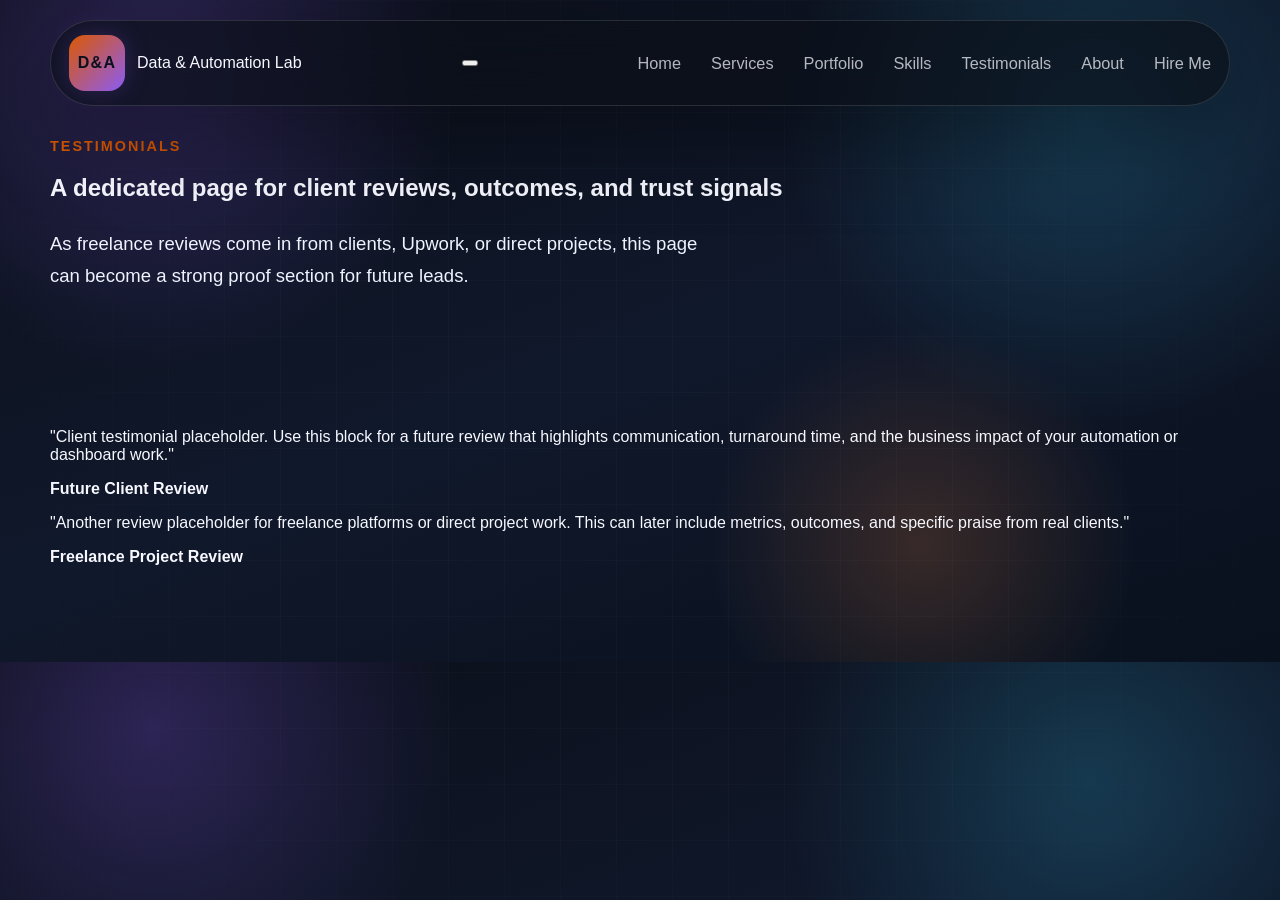
<file: testimonials.html>
<!DOCTYPE html>
<html lang="en">
<head>
  <meta charset="UTF-8">
  <meta name="viewport" content="width=device-width, initial-scale=1.0">
  <meta name="description" content="Testimonials and future client feedback for Data & Automation Lab.">
  <title>Testimonials | Data &amp; Automation Lab</title>
  <link rel="preconnect" href="https://fonts.googleapis.com">
  <link rel="preconnect" href="https://fonts.gstatic.com" crossorigin>
  <link
    href="https://fonts.googleapis.com/css2?family=Manrope:wght@400;500;600;700;800&family=Space+Grotesk:wght@500;700&display=swap"
    rel="stylesheet"
  >
  <link rel="stylesheet" href="styles.css">
</head>
<body>
  <div class="site-shell">
    <header class="topbar">
      <a href="index.html" class="brand">
        <span class="brand-mark">D&amp;A</span>
        <span class="brand-text">Data &amp; Automation Lab</span>
      </a>
      <button class="nav-toggle" type="button" aria-expanded="false" aria-label="Open navigation">
        <span></span>
        <span></span>
      </button>
      <nav class="nav">
        <a href="index.html">Home</a>
        <a href="services.html">Services</a>
        <a href="portfolio.html">Portfolio</a>
        <a href="skills.html">Skills</a>
        <a href="testimonials.html">Testimonials</a>
        <a href="about.html">About</a>
        <a href="contact.html">Hire Me</a>
      </nav>
    </header>

    <main>
      <section class="inner-hero reveal">
        <p class="eyebrow">Testimonials</p>
        <h1>A dedicated page for client reviews, outcomes, and trust signals</h1>
        <p class="hero-text">
          As freelance reviews come in from clients, Upwork, or direct projects, this page can become a strong proof section for future leads.
        </p>
      </section>

      <section class="section section-compact">
        <div class="testimonial-grid">
          <article class="testimonial-card reveal">
            <p>
              "Client testimonial placeholder. Use this block for a future review that highlights communication,
              turnaround time, and the business impact of your automation or dashboard work."
            </p>
            <strong>Future Client Review</strong>
          </article>
          <article class="testimonial-card reveal">
            <p>
              "Another review placeholder for freelance platforms or direct project work. This can later include
              metrics, outcomes, and specific praise from real clients."
            </p>
            <strong>Freelance Project Review</strong>
          </article>
        </div>
      </section>
    </main>
  </div>

  <script src="script.js"></script>
</body>
</html>
</file>
<file: styles.css>
:root {
  --bg: #0b0f19;
  --bg-soft: #111827;
  --surface: rgba(255, 255, 255, 0.08);
  --surface-strong: rgba(255, 255, 255, 0.14);
  --text: #f7f8ff;
  --muted: #d0d9ee;
  --line: rgba(255, 255, 255, 0.12);
  --primary: #8b5cf6;
  --accent: #34d3ff;
  --accent-warm: #dc5800;
  --accent-soft: #48f2c2;
  --shadow: 0 28px 90px rgba(0, 0, 0, 0.38);
  --radius: 28px;
}

* {
  box-sizing: border-box;
}

html {
  scroll-behavior: auto;
}

body {
  margin: 0;
  min-width: 320px;
  font-family: "Inter", sans-serif;
  color: var(--text);
  background:
    radial-gradient(circle at 12% 10%, rgba(139, 92, 246, 0.26), transparent 24%),
    radial-gradient(circle at 85% 18%, rgba(52, 211, 255, 0.18), transparent 25%),
    radial-gradient(circle at 72% 82%, rgba(255, 138, 61, 0.18), transparent 20%),
    linear-gradient(160deg, var(--bg) 0%, #10182b 52%, #09111e 100%);
  transition: background 240ms ease, color 240ms ease;
}

body::before {
  content: "";
  position: fixed;
  inset: 0;
  pointer-events: none;
  background-image:
    linear-gradient(rgba(255, 255, 255, 0.018) 1px, transparent 1px),
    linear-gradient(90deg, rgba(255, 255, 255, 0.018) 1px, transparent 1px);
  background-size: 56px 56px;
  mask-image: radial-gradient(circle at center, black 48%, transparent 92%);
}

a {
  color: inherit;
  text-decoration: none;
}

.site-shell {
  width: min(1180px, calc(100% - 32px));
  margin: 0 auto;
  padding: 20px 0 96px;
}

.topbar {
  position: sticky;
  top: 16px;
  z-index: 30;
  display: flex;
  align-items: center;
  justify-content: space-between;
  gap: 20px;
  padding: 14px 18px;
  margin-bottom: 32px;
  border: 1px solid var(--line);
  border-radius: 999px;
  background: rgba(11, 15, 25, 0.68);
  backdrop-filter: blur(20px);
  box-shadow: var(--shadow);
}

.topbar-actions {
  display: inline-flex;
  align-items: center;
  gap: 12px;
}

.brand {
  display: inline-flex;
  align-items: center;
  gap: 12px;
}

.brand-mark {
  display: grid;
  place-items: center;
  width: 56px;
  height: 56px;
  border-radius: 16px;
  font-family: "Poppins", sans-serif;
  font-weight: 800;
  letter-spacing: 0.08em;
  color: #09111e;
  background: linear-gradient(135deg, var(--accent-warm), var(--primary));
  box-shadow: 0 0 24px rgba(139, 92, 246, 0.22);
}

.brand-text {
  display: flex;
  flex-direction: column;
  line-height: 1;
}

.brand-text strong,
.hero h1,
.section-heading h2,
.service-card h3,
.feature-card h3,
.project-card h3,
.cta-card h2,
.before-after-header h3,
.comparison-copy strong {
  font-family: "Poppins", sans-serif;
}

.brand-text strong {
  font-size: 1rem;
}

.brand-text small {
  margin-top: 4px;
  font-size: 0.8rem;
  color: var(--muted);
}

.nav {
  display: inline-flex;
  align-items: center;
  gap: 30px;
  color: color-mix(in srgb, var(--text) 72%, transparent);
}

.nav a {
  position: relative;
  padding: 10px 0;
  font-size: 1.02rem;
  font-weight: 500;
  transition: color 180ms ease;
}

.nav a::after {
  content: "";
  position: absolute;
  left: 0;
  bottom: -2px;
  width: 100%;
  height: 2px;
  border-radius: 999px;
  background: linear-gradient(90deg, var(--primary), var(--accent), var(--accent-warm));
  transform: scaleX(0);
  transform-origin: left;
  transition: transform 180ms ease;
}

.nav a:hover,
.nav a:focus-visible,
.nav a.is-active {
  color: var(--text);
}

.nav a:hover::after,
.nav a:focus-visible::after,
.nav a.is-active::after {
  transform: scaleX(1);
}

.button {
  position: relative;
  overflow: hidden;
  display: inline-flex;
  align-items: center;
  justify-content: center;
  gap: 10px;
  min-height: 54px;
  padding: 0 24px;
  border: 0;
  border-radius: 999px;
  font-weight: 800;
  font-size: 1rem;
  color: #ffffff;
  text-shadow: 0 1px 1px rgba(0, 0, 0, 0.18);
  background: linear-gradient(135deg, var(--primary), var(--accent), var(--accent-warm));
  background-size: 180% 180%;
  box-shadow: 0 14px 40px rgba(139, 92, 246, 0.22);
  transition: transform 180ms ease, box-shadow 180ms ease, background-position 220ms ease, filter 180ms ease;
}

.button:hover,
.button:focus-visible {
  transform: translateY(-2px);
  filter: saturate(1.06);
  background-position: 100% 50%;
  box-shadow: 0 0 26px rgba(52, 211, 255, 0.2), 0 18px 48px rgba(139, 92, 246, 0.24);
}

.button-small {
  min-height: 46px;
  padding: 0 18px;
}

.button-ghost {
  color: var(--text);
  border: 1px solid var(--line);
  background: rgba(255, 255, 255, 0.1);
  box-shadow: inset 0 1px 0 rgba(255, 255, 255, 0.06);
}

.button-ghost:hover,
.button-ghost:focus-visible {
  color: #ffffff;
  border-color: rgba(52, 211, 255, 0.44);
  background: linear-gradient(135deg, rgba(139, 92, 246, 0.3), rgba(52, 211, 255, 0.24));
}

.ripple {
  position: absolute;
  border-radius: 50%;
  background: rgba(255, 255, 255, 0.45);
  transform: scale(0);
  animation: ripple 700ms ease-out forwards;
  pointer-events: none;
}

@keyframes ripple {
  to {
    transform: scale(3.8);
    opacity: 0;
  }
}

.hero {
  display: grid;
  grid-template-columns: 1.02fr 0.98fr;
  gap: 44px;
  align-items: center;
  min-height: calc(100vh - 160px);
  padding: 52px 0 48px;
}

.eyebrow {
  margin: 0 0 18px;
  font-size: 0.9rem;
  font-weight: 800;
  letter-spacing: 0.14em;
  text-transform: uppercase;
  color: var(--accent-warm);
}

.hero-hook-window {
  height: clamp(360px, 32vw, 520px);
  display: flex;
  align-items: flex-start;
  overflow: hidden;
}

.hero h1 {
  margin: 0;
  max-width: 9.6ch;
  font-size: clamp(3.3rem, 6.1vw, 6.2rem);
  line-height: 0.93;
  letter-spacing: -0.045em;
  font-weight: 800;
  text-wrap: balance;
}

.hero-text,
.section-copy,
.service-card p,
.feature-card p,
.project-card p,
.cta-card p {
  color: var(--muted);
  line-height: 1.72;
}

.hero-text {
  max-width: 680px;
  margin: 26px 0 0;
  font-size: 1.16rem;
  color: #eef3ff;
}

.hero-actions {
  display: flex;
  flex-wrap: wrap;
  gap: 14px;
  margin-top: 30px;
}

.hero-metrics {
  display: grid;
  grid-template-columns: repeat(3, minmax(0, 1fr));
  gap: 18px;
  margin-top: 34px;
}

.hero-metrics article,
.service-card,
.feature-card,
.project-card,
.cta-card,
.dashboard-card,
.logos-strip,
.section-accent,
.workflow-card,
.before-after-card {
  border: 1px solid var(--line);
  background: var(--surface);
  backdrop-filter: blur(18px);
  box-shadow: var(--shadow);
}

.hero-metrics article {
  padding: 22px;
  border-radius: 24px;
}

.hero-metrics strong {
  display: block;
  margin-bottom: 10px;
  font-size: 1.9rem;
  font-weight: 800;
}

.hero-metrics span {
  color: #e3e9f8;
  font-size: 1rem;
}

.hero-visual {
  position: relative;
  min-height: 580px;
  display: grid;
  place-items: center;
}

.orb {
  position: absolute;
  border-radius: 999px;
  filter: blur(12px);
}

.orb-coral {
  top: 42px;
  right: 18px;
  width: 180px;
  height: 180px;
  background: radial-gradient(circle, rgba(139, 92, 246, 0.82), rgba(139, 92, 246, 0.02));
}

.orb-gold {
  bottom: 18px;
  left: 10px;
  width: 220px;
  height: 220px;
  background: radial-gradient(circle, rgba(255, 138, 61, 0.7), rgba(255, 138, 61, 0.02));
}

.dashboard-card {
  position: relative;
  z-index: 1;
  width: min(100%, 520px);
  padding: 26px;
  border-radius: 34px;
  background:
    linear-gradient(180deg, rgba(255, 255, 255, 0.12), rgba(255, 255, 255, 0.04)),
    rgba(16, 21, 38, 0.88);
  transform-style: preserve-3d;
}

.dashboard-top,
.mini-panels {
  display: flex;
  align-items: center;
  justify-content: space-between;
  gap: 14px;
}

.badge,
.status,
.project-tag {
  display: inline-flex;
  align-items: center;
  justify-content: center;
  min-height: 36px;
  padding: 0 14px;
  border-radius: 999px;
  font-size: 0.82rem;
  font-weight: 800;
}

.badge {
  color: #071019;
  background: var(--accent-soft);
}

.status {
  color: var(--text);
  border: 1px solid var(--line);
  background: rgba(255, 255, 255, 0.05);
}

.graph-bars {
  display: grid;
  grid-template-columns: repeat(5, 1fr);
  gap: 14px;
  align-items: end;
  height: 224px;
  margin: 28px 0;
  padding: 22px;
  border-radius: 28px;
  background:
    linear-gradient(180deg, rgba(52, 211, 255, 0.1), rgba(255, 255, 255, 0.02)),
    rgba(255, 255, 255, 0.04);
}

.graph-bars span {
  display: block;
  height: var(--height);
  min-height: 44px;
  border-radius: 18px 18px 8px 8px;
  background: linear-gradient(180deg, var(--accent), var(--primary), var(--accent-warm));
  box-shadow: 0 16px 34px rgba(52, 211, 255, 0.18);
}

.mini-panels {
  flex-wrap: wrap;
}

.mini-card {
  flex: 1 1 140px;
  padding: 18px;
  border: 1px solid rgba(255, 255, 255, 0.08);
  border-radius: 22px;
  background: rgba(255, 255, 255, 0.05);
}

.mini-card.wide {
  flex-basis: 100%;
}

.mini-card small,
.contact-link span {
  display: block;
  margin-bottom: 8px;
  color: color-mix(in srgb, var(--text) 76%, transparent);
}

.logos-strip {
  display: flex;
  flex-wrap: wrap;
  gap: 12px;
  padding: 20px;
  margin-top: 18px;
  border-radius: 28px;
}

.logos-strip span {
  padding: 12px 18px;
  border-radius: 999px;
  color: #ffffff;
  background: rgba(255, 255, 255, 0.06);
}

.section {
  padding: 120px 0 0;
  scroll-margin-top: 120px;
}

.section-heading {
  display: grid;
  gap: 18px;
  margin-bottom: 36px;
}

.section-heading.split {
  grid-template-columns: 1fr 0.9fr;
  align-items: end;
}

.section-heading h2,
.cta-card h2 {
  margin: 0;
  max-width: 14ch;
  font-size: clamp(2.45rem, 4vw, 4rem);
  line-height: 1.03;
  letter-spacing: -0.03em;
  font-weight: 800;
}

.service-grid,
.project-grid,
.feature-grid {
  display: grid;
  gap: 22px;
}

.service-grid {
  grid-template-columns: repeat(3, minmax(0, 1fr));
}

.service-card,
.feature-card,
.project-card {
  padding: 28px;
  border-radius: 28px;
  transition: transform 220ms ease, box-shadow 220ms ease, border-color 220ms ease, background 220ms ease;
}

.service-card:hover,
.feature-card:hover,
.project-card:hover {
  transform: translateY(-8px);
  border-color: rgba(52, 211, 255, 0.38);
  box-shadow:
    var(--shadow),
    0 0 0 1px rgba(139, 92, 246, 0.15),
    0 0 34px rgba(52, 211, 255, 0.14);
  background: rgba(255, 255, 255, 0.1);
}

.service-number {
  display: inline-block;
  margin-bottom: 18px;
  font-size: 0.9rem;
  font-weight: 800;
  color: var(--accent);
}

.service-card h3,
.feature-card h3,
.project-card h3 {
  margin: 0 0 12px;
  font-size: 1.46rem;
  line-height: 1.2;
}

.section-accent {
  padding: 36px;
  border-radius: 34px;
}

.feature-grid {
  grid-template-columns: repeat(3, minmax(0, 1fr));
}

.workflow-card {
  padding: 24px;
  margin-bottom: 22px;
  border-radius: 34px;
}

.workflow-diagram {
  width: 100%;
  height: auto;
}

.workflow-line {
  fill: none;
  stroke: rgba(255, 255, 255, 0.18);
  stroke-width: 8;
  stroke-linecap: round;
  stroke-dasharray: 18 18;
}

.workflow-node rect {
  fill: rgba(255, 255, 255, 0.07);
  stroke: rgba(255, 255, 255, 0.14);
  stroke-width: 2;
  transition: transform 220ms ease, fill 220ms ease, stroke 220ms ease, filter 220ms ease;
  transform-box: fill-box;
  transform-origin: center;
}

.workflow-node text {
  fill: var(--text);
  text-anchor: middle;
  font-weight: 700;
  font-size: 18px;
}

.workflow-node:hover rect,
.workflow-node:focus rect {
  fill: rgba(139, 92, 246, 0.14);
  stroke: rgba(52, 211, 255, 0.72);
  filter: drop-shadow(0 0 18px rgba(52, 211, 255, 0.22));
  transform: translateY(-6px);
}

.before-after-card {
  padding: 24px;
  border-radius: 34px;
}

.before-after-header {
  display: grid;
  grid-template-columns: 1fr 0.9fr;
  gap: 18px;
  align-items: end;
  margin-bottom: 22px;
}

.before-after-header h3 {
  margin: 0;
  font-size: clamp(1.7rem, 3vw, 2.35rem);
  line-height: 1.02;
}

.comparison-summary {
  display: grid;
  grid-template-columns: repeat(2, minmax(0, 1fr));
  gap: 16px;
  margin-bottom: 18px;
}

.summary-card {
  padding: 18px 20px;
  border: 1px solid rgba(255, 255, 255, 0.1);
  border-radius: 22px;
  background: rgba(255, 255, 255, 0.07);
}

.summary-card span {
  display: inline-block;
  margin-bottom: 10px;
  padding: 8px 12px;
  border-radius: 999px;
  font-size: 0.84rem;
  font-weight: 800;
}

.summary-before span {
  color: #fff3ea;
  background: rgba(255, 138, 61, 0.22);
}

.summary-before {
  text-align: right;
}

.summary-before span {
  margin-left: auto;
}

.summary-after span {
  color: #eafffb;
  background: rgba(72, 242, 194, 0.2);
}

.summary-card strong {
  display: block;
  font-family: "Poppins", sans-serif;
  font-size: 1.18rem;
  line-height: 1.25;
  color: var(--text);
}

.comparison {
  position: relative;
  overflow: hidden;
  min-height: 340px;
  border-radius: 28px;
  background: rgba(255, 255, 255, 0.04);
}

.comparison-panel {
  position: absolute;
  inset: 0;
  display: flex;
  align-items: stretch;
  padding: 24px;
}

.comparison-before {
  background:
    linear-gradient(135deg, rgba(255, 138, 61, 0.42), rgba(16, 21, 38, 0.92)),
    linear-gradient(45deg, rgba(255, 255, 255, 0.05), transparent);
}

.comparison-after {
  width: 55%;
  overflow: hidden;
  background:
    linear-gradient(135deg, rgba(72, 242, 194, 0.36), rgba(52, 211, 255, 0.22)),
    linear-gradient(45deg, rgba(255, 255, 255, 0.09), transparent);
  border-right: 2px solid rgba(255, 255, 255, 0.34);
}

.comparison-visual {
  width: 100%;
  display: flex;
  align-items: center;
  justify-content: center;
}

.visual-window {
  width: 100%;
  min-height: 220px;
  padding: 18px;
  border: 1px solid rgba(255, 255, 255, 0.1);
  border-radius: 24px;
  background:
    linear-gradient(180deg, rgba(255, 255, 255, 0.12), rgba(255, 255, 255, 0.04)),
    rgba(10, 15, 26, 0.52);
  box-shadow: inset 0 1px 0 rgba(255, 255, 255, 0.08);
}

.visual-window-top {
  display: flex;
  gap: 8px;
  margin-bottom: 18px;
}

.visual-window-top i {
  display: block;
  width: 10px;
  height: 10px;
  border-radius: 50%;
  background: rgba(255, 255, 255, 0.28);
}

.manual-columns {
  display: grid;
  gap: 12px;
}

.manual-card,
.flow-node,
.result-pill {
  border: 1px solid rgba(255, 255, 255, 0.1);
  border-radius: 18px;
  background: rgba(255, 255, 255, 0.06);
}

.manual-card {
  padding: 14px 16px;
  text-align: right;
}

.manual-card small {
  display: block;
  margin-bottom: 8px;
  color: #ffd7bd;
}

.manual-card strong {
  font-family: "Inter", sans-serif;
  font-size: 1rem;
  line-height: 1.35;
  color: #ffffff;
}

.manual-arrows {
  display: flex;
  justify-content: center;
  gap: 16px;
  margin-top: 16px;
}

.manual-arrows span {
  position: relative;
  display: block;
  width: 64px;
  height: 2px;
  background: linear-gradient(90deg, rgba(255, 255, 255, 0.16), rgba(255, 138, 61, 0.85));
}

.manual-arrows span::after {
  content: "";
  position: absolute;
  right: -2px;
  top: -4px;
  border-top: 5px solid transparent;
  border-bottom: 5px solid transparent;
  border-left: 8px solid rgba(255, 138, 61, 0.9);
}

.automation-flow {
  display: grid;
  grid-template-columns: repeat(4, minmax(0, 1fr));
  gap: 12px;
  margin-bottom: 16px;
}

.flow-node {
  position: relative;
  display: grid;
  place-items: center;
  min-height: 84px;
  padding: 12px;
  font-weight: 800;
  text-align: center;
  color: #ffffff;
  background:
    linear-gradient(180deg, rgba(52, 211, 255, 0.18), rgba(139, 92, 246, 0.14)),
    rgba(255, 255, 255, 0.05);
}

.flow-node:not(:last-child)::after {
  content: "";
  position: absolute;
  right: -10px;
  top: 50%;
  width: 10px;
  height: 2px;
  background: linear-gradient(90deg, rgba(52, 211, 255, 0.3), rgba(72, 242, 194, 0.95));
  transform: translateY(-50%);
}

.flow-node:not(:last-child)::before {
  content: "";
  position: absolute;
  right: -12px;
  top: calc(50% - 4px);
  border-top: 5px solid transparent;
  border-bottom: 5px solid transparent;
  border-left: 8px solid rgba(72, 242, 194, 0.95);
}

.automation-results {
  display: flex;
  flex-wrap: wrap;
  gap: 10px;
}

.result-pill {
  padding: 10px 14px;
  font-size: 0.92rem;
  font-weight: 700;
  color: #ffffff;
  background:
    linear-gradient(135deg, rgba(139, 92, 246, 0.24), rgba(52, 211, 255, 0.16)),
    rgba(255, 255, 255, 0.04);
}

.comparison-range {
  position: absolute;
  inset: 0;
  width: 100%;
  height: 100%;
  opacity: 0;
  cursor: ew-resize;
}

.comparison-handle {
  position: absolute;
  top: 0;
  left: 55%;
  width: 4px;
  height: 100%;
  background: rgba(255, 255, 255, 0.88);
  box-shadow: 0 0 0 8px rgba(255, 255, 255, 0.14);
  transform: translateX(-50%);
  pointer-events: none;
}

.project-filters {
  display: flex;
  flex-wrap: wrap;
  gap: 12px;
  margin-bottom: 22px;
}

.filter-chip {
  min-height: 42px;
  padding: 0 16px;
  border: 1px solid var(--line);
  border-radius: 999px;
  font-weight: 800;
  color: var(--text);
  background: rgba(255, 255, 255, 0.08);
  cursor: pointer;
  transition: transform 180ms ease, background 180ms ease, border-color 180ms ease;
}

.filter-chip:hover,
.filter-chip:focus-visible,
.filter-chip.is-active {
  transform: translateY(-2px);
  border-color: rgba(52, 211, 255, 0.42);
  color: #ffffff;
  background: linear-gradient(135deg, rgba(139, 92, 246, 0.38), rgba(52, 211, 255, 0.28));
}

.project-grid {
  grid-template-columns: repeat(2, minmax(0, 1fr));
}

.project-card.is-hidden {
  display: none;
}

.project-tag {
  margin-bottom: 18px;
  color: #ffffff;
  text-shadow: 0 1px 1px rgba(0, 0, 0, 0.18);
  background: linear-gradient(135deg, #0ea5e9, #8b5cf6 56%, #ff8a3d);
  box-shadow: 0 10px 26px rgba(14, 165, 233, 0.18);
}

.cta-section {
  padding-bottom: 20px;
}

.cta-card {
  display: grid;
  grid-template-columns: 1fr 0.88fr;
  gap: 24px;
  padding: 32px;
  border-radius: 34px;
  background:
    radial-gradient(circle at top right, rgba(72, 242, 194, 0.16), transparent 28%),
    linear-gradient(180deg, rgba(255, 255, 255, 0.12), rgba(255, 255, 255, 0.05)),
    rgba(15, 16, 33, 0.85);
}

.contact-stack {
  display: grid;
  gap: 14px;
}

.contact-link {
  display: block;
  padding: 18px 20px;
  border: 1px solid rgba(255, 255, 255, 0.08);
  border-radius: 22px;
  background: rgba(255, 255, 255, 0.08);
  transition: transform 180ms ease, border-color 180ms ease;
}

.contact-link:hover,
.contact-link:focus-visible {
  transform: translateY(-2px);
  border-color: rgba(52, 211, 255, 0.42);
}

.contact-link strong {
  color: var(--text);
}


.contact-link[aria-disabled="true"] {
  cursor: default;
}

.reveal {
  opacity: 0;
  transform: translateY(26px);
  transition: opacity 650ms ease, transform 650ms ease;
}

.reveal.is-visible {
  opacity: 1;
  transform: translateY(0);
}

@media (max-width: 1024px) {
  .hero,
  .section-heading.split,
  .cta-card,
  .service-grid,
  .feature-grid,
  .project-grid {
    grid-template-columns: 1fr;
  }

  .topbar {
    border-radius: 28px;
    padding: 16px;
  }

  .nav {
    display: none;
  }

  .hero {
    min-height: auto;
    padding-top: 24px;
  }

  .hero-hook-window {
    height: 320px;
  }

  .before-after-header {
    grid-template-columns: 1fr;
  }

  .comparison-summary {
    grid-template-columns: 1fr;
  }

  .automation-flow {
    grid-template-columns: repeat(2, minmax(0, 1fr));
  }

  .flow-node:nth-child(2)::after,
  .flow-node:nth-child(2)::before {
    display: none;
  }

  .hero-visual {
    min-height: 440px;
  }
}

@media (max-width: 720px) {
  .site-shell {
    width: min(100% - 20px, 1180px);
    padding-top: 12px;
  }

  .topbar {
    top: 10px;
    flex-wrap: wrap;
    justify-content: center;
  }

  .brand {
    width: 100%;
    justify-content: center;
  }

  .topbar-actions {
    width: 100%;
    justify-content: center;
    flex-wrap: wrap;
  }

  .button-small {
    width: 100%;
  }

  .hero h1 {
    max-width: none;
    font-size: clamp(2.9rem, 13vw, 4.3rem);
  }

  .hero-hook-window {
    height: 300px;
  }

  .hero-metrics {
    grid-template-columns: 1fr;
  }

  .dashboard-card,
  .cta-card,
  .section-accent,
  .service-card,
  .feature-card,
  .project-card,
  .workflow-card,
  .before-after-card {
    border-radius: 24px;
  }

  .graph-bars {
    gap: 10px;
    height: 180px;
    padding: 16px;
  }

  .comparison {
    min-height: 280px;
  }

  .visual-window {
    min-height: 200px;
  }

  .section {
    padding-top: 92px;
    scroll-margin-top: 96px;
  }

  .workflow-node text {
    font-size: 15px;
  }
}

@media (prefers-reduced-motion: reduce) {
  *,
  *::before,
  *::after {
    animation: none !important;
    transition: none !important;
  }
}
</file>
